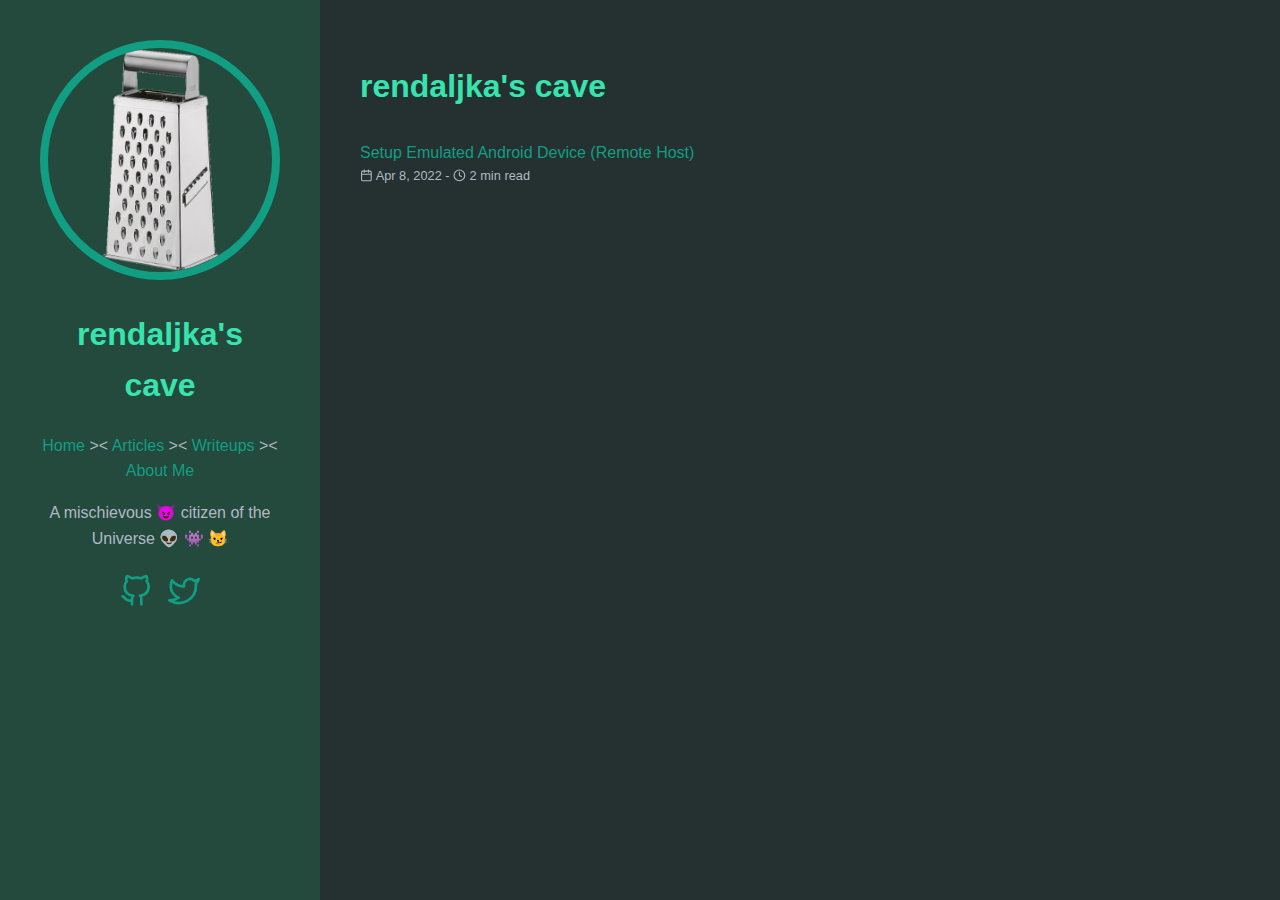
<file: index.html>
<!doctype html>
<html lang="en-us">
  <head>
    <script type="application/ld+json">
  {
      "@context" : "http://schema.org",
      "@type" : "Article",
      "mainEntityOfPage": {
          "@type": "WebPage",
          "@id": "https:\/\/rendaljka.github.io"
      },
      "articleSection" : "",
      "name" : "rendaljka\u0027s cave",
      "headline" : "rendaljka\u0027s cave",
      "description" : "",
      "inLanguage" : "en-US",
      "author" : "rendaljka",
      "creator" : "rendaljka",
      "publisher": "rendaljka",
      "accountablePerson" : "rendaljka",
      "copyrightHolder" : "rendaljka",
      "copyrightYear" : "2022",
      "datePublished": "2022-04-08 18:48:01 \u002b0200 \u002b0200",
      "dateModified" : "2022-04-08 18:48:01 \u002b0200 \u002b0200",
      "url" : "https:\/\/rendaljka.github.io\/",
      "wordCount" : "0",
      "keywords" : [ "blog","infosec","android","security","writeup","tech","reverse engineering","hardware","penetration","testing","development","blog"]
  }
</script>

    <title>rendaljka&#39;s cave</title>
    <link rel="shortcut icon" href="https://rendaljka.github.io/favicon.ico" />
    <meta charset="utf-8" />
    <meta name="generator" content="Hugo 0.96.0" />
    <meta name="viewport" content="width=device-width, initial-scale=1" />
    <meta name="author" content="rendaljka" />
    <meta name="description" content="A mischievous :smiling_imp: citizen of the Universe :alien: :space_invader: :smirk_cat:" />
    <link rel="stylesheet" href="https://rendaljka.github.io/css/main.min.baac7d3c082fe90e427c5fc390960ea736e0961df8da5347b29799f9b6bf408f.css" />
    <meta name="google-site-verification" content="TW8WGCV6Rl6etxJO6jbE7w66k5dLkgNippUKVA5xIok" />
    
    
    
      
<script type="application/javascript">
var doNotTrack = false;
if (!doNotTrack) {
	window.ga=window.ga||function(){(ga.q=ga.q||[]).push(arguments)};ga.l=+new Date;
	ga('create', 'G-RCNYWGB9DM', 'auto');
	
	ga('send', 'pageview');
}
</script>
<script async src='https://www.google-analytics.com/analytics.js'></script>

    
  </head>
  <body>
    <header class="app-header">
      <a href="https://rendaljka.github.io"><img class="app-header-avatar" src="https://rendaljka.github.io/images/avatar.png" alt="rendaljka" /></a>
      <h1>rendaljka&#39;s cave</h1>
      <nav class="app-header-menu">
          <a class="app-header-menu-item" href="https://rendaljka.github.io/">Home</a>
            ><
          
          <a class="app-header-menu-item" href="https://rendaljka.github.io/articles/">Articles</a>
            ><
          
          <a class="app-header-menu-item" href="https://rendaljka.github.io/writeups/">Writeups</a>
            ><
          
          <a class="app-header-menu-item" href="https://rendaljka.github.io/aboutme">About Me</a>
      </nav>
      <p>A mischievous 😈 citizen of the Universe 👽 👾 😼</p>
      <div class="app-header-social">
        
          <a href="https://github.com/rendaljka" target="_blank" rel="noreferrer noopener">
            <svg xmlns="http://www.w3.org/2000/svg" width="24" height="24" viewBox="0 0 24 24" fill="none" stroke="currentColor" stroke-width="2" stroke-linecap="round" stroke-linejoin="round" class="icon icon-github">
  <title>Github</title>
  <path d="M9 19c-5 1.5-5-2.5-7-3m14 6v-3.87a3.37 3.37 0 0 0-.94-2.61c3.14-.35 6.44-1.54 6.44-7A5.44 5.44 0 0 0 20 4.77 5.07 5.07 0 0 0 19.91 1S18.73.65 16 2.48a13.38 13.38 0 0 0-7 0C6.27.65 5.09 1 5.09 1A5.07 5.07 0 0 0 5 4.77a5.44 5.44 0 0 0-1.5 3.78c0 5.42 3.3 6.61 6.44 7A3.37 3.37 0 0 0 9 18.13V22"></path>
</svg>
          </a>
        
          <a href="https://twitter.com/rendaljka" target="_blank" rel="noreferrer noopener">
            <svg xmlns="http://www.w3.org/2000/svg" width="24" height="24" viewBox="0 0 24 24" fill="none" stroke="currentColor" stroke-width="2" stroke-linecap="round" stroke-linejoin="round" class="icon icon-twitter">
  <title>Twitter</title>
  <path d="M23 3a10.9 10.9 0 0 1-3.14 1.53 4.48 4.48 0 0 0-7.86 3v1A10.66 10.66 0 0 1 3 4s-4 9 5 13a11.64 11.64 0 0 1-7 2c9 5 20 0 20-11.5a4.5 4.5 0 0 0-.08-.83A7.72 7.72 0 0 0 23 3z"></path>
</svg>
          </a>
        
      </div>
    </header>
    <main class="app-container">
      
  <article>
    <h1>rendaljka&#39;s cave</h1>
    <ul class="posts-list">
      
        <li class="posts-list-item">
          <a class="posts-list-item-title" href="https://rendaljka.github.io/articles/setup-emulated-android-device/">Setup Emulated Android Device (Remote Host)</a>
          <span class="posts-list-item-description">
            <svg xmlns="http://www.w3.org/2000/svg" width="24" height="24" viewBox="0 0 24 24" fill="none" stroke="currentColor" stroke-width="2" stroke-linecap="round" stroke-linejoin="round" class="icon icon-calendar">
  <title>calendar</title>
  <rect x="3" y="4" width="18" height="18" rx="2" ry="2"></rect><line x1="16" y1="2" x2="16" y2="6"></line><line x1="8" y1="2" x2="8" y2="6"></line><line x1="3" y1="10" x2="21" y2="10"></line>
</svg>
            Apr 8, 2022
            -
            <svg xmlns="http://www.w3.org/2000/svg" width="24" height="24" viewBox="0 0 24 24" fill="none" stroke="currentColor" stroke-width="2" stroke-linecap="round" stroke-linejoin="round" class="icon icon-clock">
  <title>clock</title>
  <circle cx="12" cy="12" r="10"></circle><polyline points="12 6 12 12 16 14"></polyline>
</svg>
            2 min read
          </span>
        </li>
      
    </ul>
    



  </article>

    </main>
  </body>
</html>
</file>
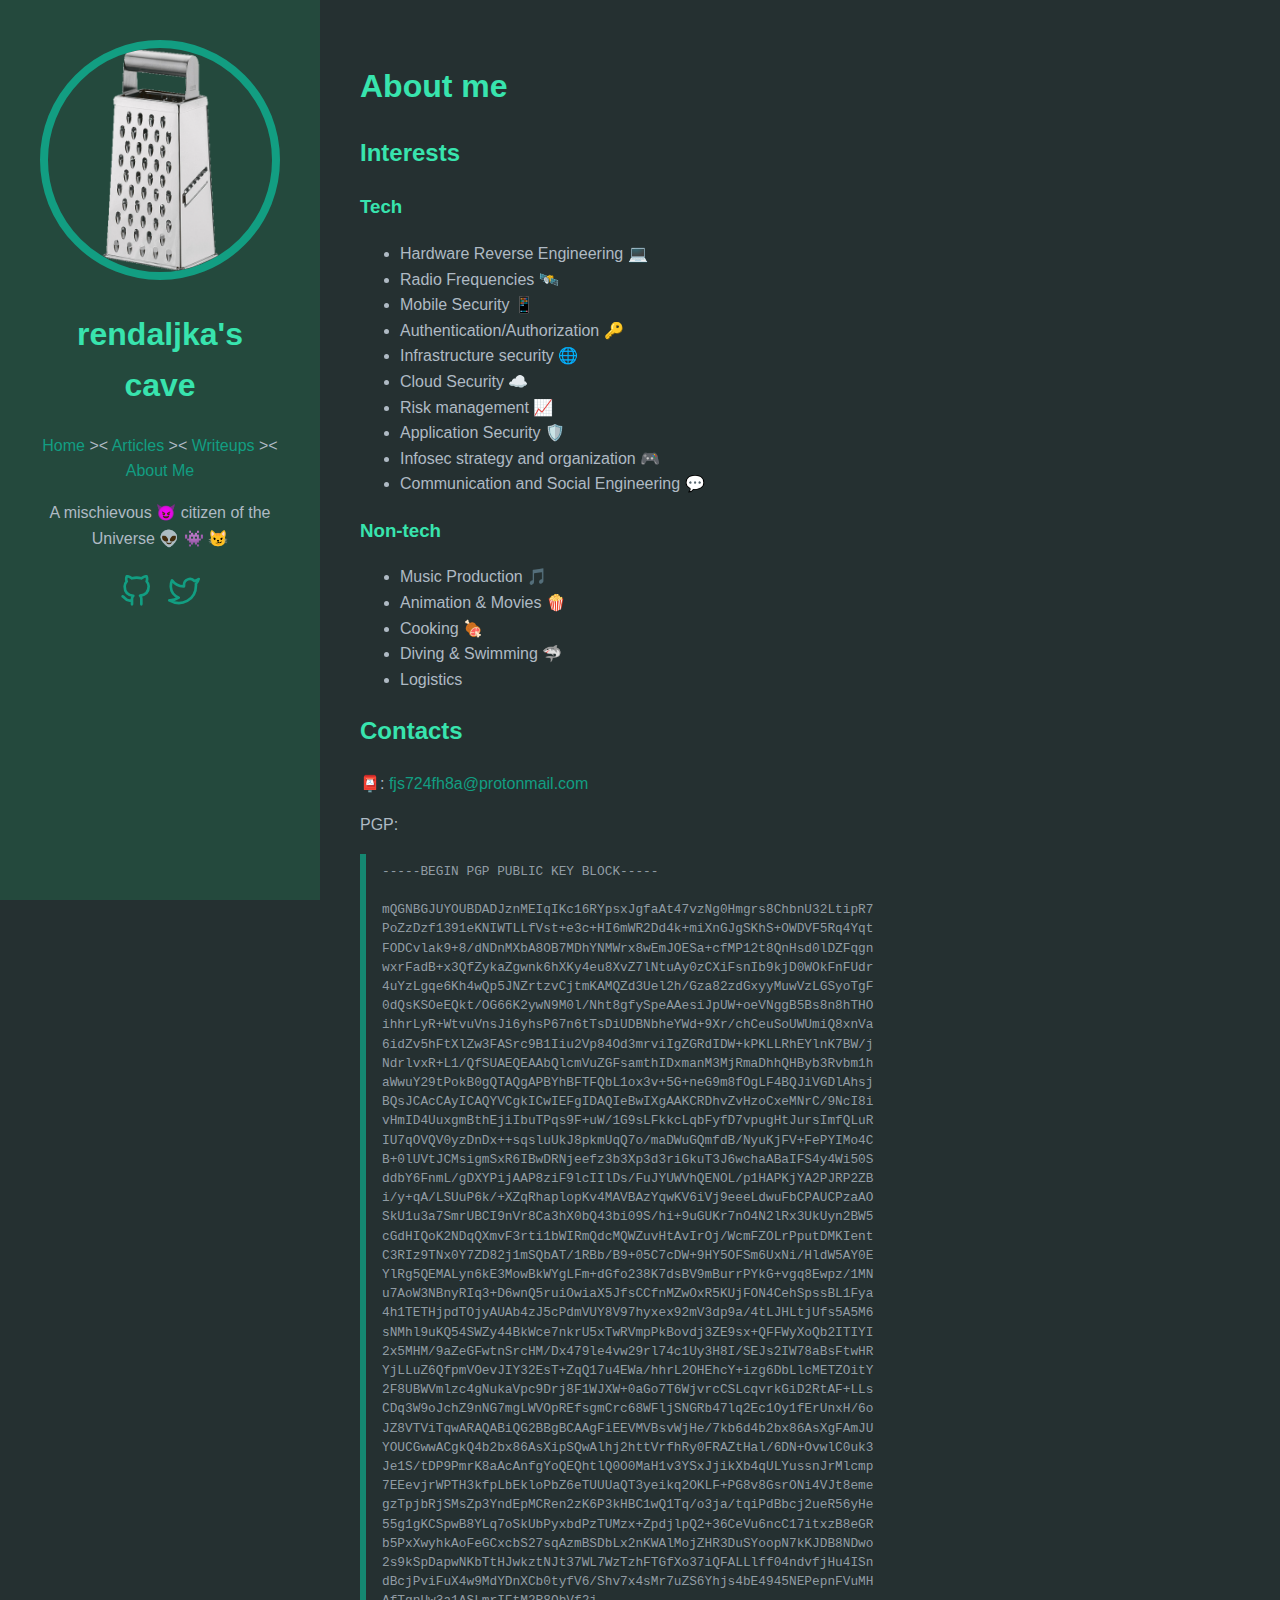
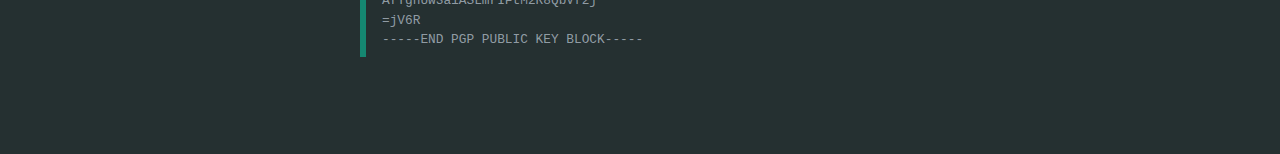
<file: aboutme/index.html>
<!doctype html>
<html lang="en-us">
  <head>
    <script type="application/ld+json">
  {
      "@context" : "http://schema.org",
      "@type" : "Article",
      "mainEntityOfPage": {
          "@type": "WebPage",
          "@id": "https:\/\/rendaljka.github.io"
      },
      "articleSection" : "",
      "name" : "About me",
      "headline" : "About me",
      "description" : "Interests Tech  Hardware Reverse Engineering 💻 Radio Frequencies 🛰️ Mobile Security 📱 Authentication\/Authorization 🔑 Infrastructure security 🌐 Cloud Security ☁️ Risk management 📈 Application Security 🛡️ Infosec strategy and organization 🎮 Communication and Social Engineering 💬  Non-tech  Music Production 🎵 Animation \u0026amp; Movies 🍿 Cooking 🍖 Diving \u0026amp; Swimming 🦈 Logistics  Contacts 📮: fjs724fh8a@protonmail.com\nPGP:\n-----BEGIN PGP PUBLIC KEY BLOCK----- mQGNBGJUYOUBDADJznMEIqIKc16RYpsxJgfaAt47vzNg0Hmgrs8ChbnU32LtipR7 PoZzDzf1391eKNIWTLLfVst\u002be3c\u002bHI6mWR2Dd4k\u002bmiXnGJgSKhS\u002bOWDVF5Rq4Yqt FODCvlak9\u002b8\/dNDnMXbA8OB7MDhYNMWrx8wEmJOESa\u002bcfMP12t8QnHsd0lDZFqgn wxrFadB\u002bx3QfZykaZgwnk6hXKy4eu8XvZ7lNtuAy0zCXiFsnIb9kjD0WOkFnFUdr 4uYzLgqe6Kh4wQp5JNZrtzvCjtmKAMQZd3Uel2h\/Gza82zdGxyyMuwVzLGSyoTgF 0dQsKSOeEQkt\/OG66K2ywN9M0l\/Nht8gfySpeAAesiJpUW\u002boeVNggB5Bs8n8hTHO ihhrLyR\u002bWtvuVnsJi6yhsP67n6tTsDiUDBNbheYWd\u002b9Xr\/chCeuSoUWUmiQ8xnVa 6idZv5hFtXlZw3FASrc9B1Iiu2Vp84Od3mrviIgZGRdIDW\u002bkPKLLRhEYlnK7BW\/j NdrlvxR\u002bL1\/QfSUAEQEAAbQlcmVuZGFsamthIDxmanM3MjRmaDhhQHByb3Rvbm1h aWwuY29tPokB0gQTAQgAPBYhBFTFQbL1ox3v\u002b5G\u002bneG9m8fOgLF4BQJiVGDlAhsj BQsJCAcCAyICAQYVCgkICwIEFgIDAQIeBwIXgAAKCRDhvZvHzoCxeMNrC\/9NcI8i vHmID4UuxgmBthEjiIbuTPqs9F\u002buW\/1G9sLFkkcLqbFyfD7vpugHtJursImfQLuR IU7qOVQV0yzDnDx\u002b\u002bsqsluUkJ8pkmUqQ7o\/maDWuGQmfdB\/NyuKjFV\u002bFePYIMo4C B\u002b0lUVtJCMsigmSxR6IBwDRNjeefz3b3Xp3d3riGkuT3J6wchaABaIFS4y4Wi50S ddbY6FnmL\/gDXYPijAAP8ziF9lcIIlDs\/FuJYUWVhQENOL\/p1HAPKjYA2PJRP2ZB i\/y\u002bqA\/LSUuP6k\/\u002bXZqRhaplopKv4MAVBAzYqwKV6iVj9eeeLdwuFbCPAUCPzaAO SkU1u3a7SmrUBCI9nVr8Ca3hX0bQ43bi09S\/hi\u002b9uGUKr7nO4N2lRx3UkUyn2BW5 cGdHIQoK2NDqQXmvF3rti1bWIRmQdcMQWZuvHtAvIrOj\/WcmFZOLrPputDMKIent C3RIz9TNx0Y7ZD82j1mSQbAT\/1RBb\/B9\u002b05C7cDW\u002b9HY5OFSm6UxNi\/HldW5AY0E YlRg5QEMALyn6kE3MowBkWYgLFm\u002bdGfo238K7dsBV9mBurrPYkG\u002bvgq8Ewpz\/1MN u7AoW3NBnyRIq3\u002bD6wnQ5ruiOwiaX5JfsCCfnMZwOxR5KUjFON4CehSpssBL1Fya 4h1TETHjpdTOjyAUAb4zJ5cPdmVUY8V97hyxex92mV3dp9a\/4tLJHLtjUfs5A5M6 sNMhl9uKQ54SWZy44BkWce7nkrU5xTwRVmpPkBovdj3ZE9sx\u002bQFFWyXoQb2ITIYI 2x5MHM\/9aZeGFwtnSrcHM\/Dx479le4vw29rl74c1Uy3H8I\/SEJs2IW78aBsFtwHR YjLLuZ6QfpmVOevJIY32EsT\u002bZqQ17u4EWa\/hhrL2OHEhcY\u002bizg6DbLlcMETZOitY 2F8UBWVmlzc4gNukaVpc9Drj8F1WJXW\u002b0aGo7T6WjvrcCSLcqvrkGiD2RtAF\u002bLLs CDq3W9oJchZ9nNG7mgLWVOpREfsgmCrc68WFljSNGRb47lq2Ec1Oy1fErUnxH\/6o JZ8VTViTqwARAQABiQG2BBgBCAAgFiEEVMVBsvWjHe\/7kb6d4b2bx86AsXgFAmJU YOUCGwwACgkQ4b2bx86AsXipSQwAlhj2httVrfhRy0FRAZtHal\/6DN\u002bOvwlC0uk3 Je1S\/tDP9PmrK8aAcAnfgYoQEQhtlQ0O0MaH1v3YSxJjikXb4qULYussnJrMlcmp 7EEevjrWPTH3kfpLbEkloPbZ6eTUUUaQT3yeikq2OKLF\u002bPG8v8GsrONi4VJt8eme gzTpjbRjSMsZp3YndEpMCRen2zK6P3kHBC1wQ1Tq\/o3ja\/tqiPdBbcj2ueR56yHe 55g1gKCSpwB8YLq7oSkUbPyxbdPzTUMzx\u002bZpdjlpQ2\u002b36CeVu6ncC17itxzB8eGR b5PxXwyhkAoFeGCxcbS27sqAzmBSDbLx2nKWAlMojZHR3DuSYoopN7kKJDB8NDwo 2s9kSpDapwNKbTtHJwkztNJt37WL7WzTzhFTGfXo37iQFALLlff04ndvfjHu4ISn dBcjPviFuX4w9MdYDnXCb0tyfV6\/Shv7x4sMr7uZS6Yhjs4bE4945NEPepnFVuMH AfTgnUw3a1ASLmrIFtM2R8QbVf2j =jV6R -----END PGP PUBLIC KEY BLOCK----- ",
      "inLanguage" : "en-US",
      "author" : "rendaljka",
      "creator" : "rendaljka",
      "publisher": "rendaljka",
      "accountablePerson" : "rendaljka",
      "copyrightHolder" : "rendaljka",
      "copyrightYear" : "2022",
      "datePublished": "2022-04-11 18:48:01 \u002b0200 \u002b0200",
      "dateModified" : "2022-04-11 18:48:01 \u002b0200 \u002b0200",
      "url" : "https:\/\/rendaljka.github.io\/aboutme\/",
      "wordCount" : "103",
      "keywords" : [ "blog","infosec","android","security","writeup","tech","reverse engineering","hardware","penetration","testing","development","blog"]
  }
</script>

    <title>About me // rendaljka&#39;s cave</title>
    <link rel="shortcut icon" href="https://rendaljka.github.io/favicon.ico" />
    <meta charset="utf-8" />
    <meta name="generator" content="Hugo 0.96.0" />
    <meta name="viewport" content="width=device-width, initial-scale=1" />
    <meta name="author" content="rendaljka" />
    <meta name="description" content="" />
    <link rel="stylesheet" href="https://rendaljka.github.io/css/main.min.baac7d3c082fe90e427c5fc390960ea736e0961df8da5347b29799f9b6bf408f.css" />
    <meta name="google-site-verification" content="TW8WGCV6Rl6etxJO6jbE7w66k5dLkgNippUKVA5xIok" />
    
    
    
      
<script type="application/javascript">
var doNotTrack = false;
if (!doNotTrack) {
	window.ga=window.ga||function(){(ga.q=ga.q||[]).push(arguments)};ga.l=+new Date;
	ga('create', 'G-RCNYWGB9DM', 'auto');
	
	ga('send', 'pageview');
}
</script>
<script async src='https://www.google-analytics.com/analytics.js'></script>

    
  </head>
  <body>
    <header class="app-header">
      <a href="https://rendaljka.github.io"><img class="app-header-avatar" src="https://rendaljka.github.io/images/avatar.png" alt="rendaljka" /></a>
      <h1>rendaljka&#39;s cave</h1>
      <nav class="app-header-menu">
          <a class="app-header-menu-item" href="https://rendaljka.github.io/">Home</a>
            ><
          
          <a class="app-header-menu-item" href="https://rendaljka.github.io/articles/">Articles</a>
            ><
          
          <a class="app-header-menu-item" href="https://rendaljka.github.io/writeups/">Writeups</a>
            ><
          
          <a class="app-header-menu-item" href="https://rendaljka.github.io/aboutme">About Me</a>
      </nav>
      <p>A mischievous 😈 citizen of the Universe 👽 👾 😼</p>
      <div class="app-header-social">
        
          <a href="https://github.com/rendaljka" target="_blank" rel="noreferrer noopener">
            <svg xmlns="http://www.w3.org/2000/svg" width="24" height="24" viewBox="0 0 24 24" fill="none" stroke="currentColor" stroke-width="2" stroke-linecap="round" stroke-linejoin="round" class="icon icon-github">
  <title>Github</title>
  <path d="M9 19c-5 1.5-5-2.5-7-3m14 6v-3.87a3.37 3.37 0 0 0-.94-2.61c3.14-.35 6.44-1.54 6.44-7A5.44 5.44 0 0 0 20 4.77 5.07 5.07 0 0 0 19.91 1S18.73.65 16 2.48a13.38 13.38 0 0 0-7 0C6.27.65 5.09 1 5.09 1A5.07 5.07 0 0 0 5 4.77a5.44 5.44 0 0 0-1.5 3.78c0 5.42 3.3 6.61 6.44 7A3.37 3.37 0 0 0 9 18.13V22"></path>
</svg>
          </a>
        
          <a href="https://twitter.com/rendaljka" target="_blank" rel="noreferrer noopener">
            <svg xmlns="http://www.w3.org/2000/svg" width="24" height="24" viewBox="0 0 24 24" fill="none" stroke="currentColor" stroke-width="2" stroke-linecap="round" stroke-linejoin="round" class="icon icon-twitter">
  <title>Twitter</title>
  <path d="M23 3a10.9 10.9 0 0 1-3.14 1.53 4.48 4.48 0 0 0-7.86 3v1A10.66 10.66 0 0 1 3 4s-4 9 5 13a11.64 11.64 0 0 1-7 2c9 5 20 0 20-11.5a4.5 4.5 0 0 0-.08-.83A7.72 7.72 0 0 0 23 3z"></path>
</svg>
          </a>
        
      </div>
    </header>
    <main class="app-container">
      
  <article class="post">
    <header class="post-header">
      <h1 class ="post-title">About me</h1>
    </header>
    <div class="post-content">
      <h2 id="interests">Interests</h2>
<h3 id="tech">Tech</h3>
<ul>
<li>Hardware Reverse Engineering 💻</li>
<li>Radio Frequencies 🛰️</li>
<li>Mobile Security 📱</li>
<li>Authentication/Authorization 🔑</li>
<li>Infrastructure security 🌐</li>
<li>Cloud Security ☁️</li>
<li>Risk management 📈</li>
<li>Application Security 🛡️</li>
<li>Infosec strategy and organization 🎮</li>
<li>Communication and Social Engineering 💬</li>
</ul>
<h3 id="non-tech">Non-tech</h3>
<ul>
<li>Music Production 🎵</li>
<li>Animation &amp; Movies 🍿</li>
<li>Cooking 🍖</li>
<li>Diving &amp; Swimming 🦈</li>
<li>Logistics</li>
</ul>
<h2 id="contacts">Contacts</h2>
<p>📮: <a href="mailto:fjs724fh8a@protonmail.com">fjs724fh8a@protonmail.com</a></p>
<p>PGP:</p>
<pre tabindex="0"><code class="language-pgp" data-lang="pgp">-----BEGIN PGP PUBLIC KEY BLOCK-----

mQGNBGJUYOUBDADJznMEIqIKc16RYpsxJgfaAt47vzNg0Hmgrs8ChbnU32LtipR7
PoZzDzf1391eKNIWTLLfVst+e3c+HI6mWR2Dd4k+miXnGJgSKhS+OWDVF5Rq4Yqt
FODCvlak9+8/dNDnMXbA8OB7MDhYNMWrx8wEmJOESa+cfMP12t8QnHsd0lDZFqgn
wxrFadB+x3QfZykaZgwnk6hXKy4eu8XvZ7lNtuAy0zCXiFsnIb9kjD0WOkFnFUdr
4uYzLgqe6Kh4wQp5JNZrtzvCjtmKAMQZd3Uel2h/Gza82zdGxyyMuwVzLGSyoTgF
0dQsKSOeEQkt/OG66K2ywN9M0l/Nht8gfySpeAAesiJpUW+oeVNggB5Bs8n8hTHO
ihhrLyR+WtvuVnsJi6yhsP67n6tTsDiUDBNbheYWd+9Xr/chCeuSoUWUmiQ8xnVa
6idZv5hFtXlZw3FASrc9B1Iiu2Vp84Od3mrviIgZGRdIDW+kPKLLRhEYlnK7BW/j
NdrlvxR+L1/QfSUAEQEAAbQlcmVuZGFsamthIDxmanM3MjRmaDhhQHByb3Rvbm1h
aWwuY29tPokB0gQTAQgAPBYhBFTFQbL1ox3v+5G+neG9m8fOgLF4BQJiVGDlAhsj
BQsJCAcCAyICAQYVCgkICwIEFgIDAQIeBwIXgAAKCRDhvZvHzoCxeMNrC/9NcI8i
vHmID4UuxgmBthEjiIbuTPqs9F+uW/1G9sLFkkcLqbFyfD7vpugHtJursImfQLuR
IU7qOVQV0yzDnDx++sqsluUkJ8pkmUqQ7o/maDWuGQmfdB/NyuKjFV+FePYIMo4C
B+0lUVtJCMsigmSxR6IBwDRNjeefz3b3Xp3d3riGkuT3J6wchaABaIFS4y4Wi50S
ddbY6FnmL/gDXYPijAAP8ziF9lcIIlDs/FuJYUWVhQENOL/p1HAPKjYA2PJRP2ZB
i/y+qA/LSUuP6k/+XZqRhaplopKv4MAVBAzYqwKV6iVj9eeeLdwuFbCPAUCPzaAO
SkU1u3a7SmrUBCI9nVr8Ca3hX0bQ43bi09S/hi+9uGUKr7nO4N2lRx3UkUyn2BW5
cGdHIQoK2NDqQXmvF3rti1bWIRmQdcMQWZuvHtAvIrOj/WcmFZOLrPputDMKIent
C3RIz9TNx0Y7ZD82j1mSQbAT/1RBb/B9+05C7cDW+9HY5OFSm6UxNi/HldW5AY0E
YlRg5QEMALyn6kE3MowBkWYgLFm+dGfo238K7dsBV9mBurrPYkG+vgq8Ewpz/1MN
u7AoW3NBnyRIq3+D6wnQ5ruiOwiaX5JfsCCfnMZwOxR5KUjFON4CehSpssBL1Fya
4h1TETHjpdTOjyAUAb4zJ5cPdmVUY8V97hyxex92mV3dp9a/4tLJHLtjUfs5A5M6
sNMhl9uKQ54SWZy44BkWce7nkrU5xTwRVmpPkBovdj3ZE9sx+QFFWyXoQb2ITIYI
2x5MHM/9aZeGFwtnSrcHM/Dx479le4vw29rl74c1Uy3H8I/SEJs2IW78aBsFtwHR
YjLLuZ6QfpmVOevJIY32EsT+ZqQ17u4EWa/hhrL2OHEhcY+izg6DbLlcMETZOitY
2F8UBWVmlzc4gNukaVpc9Drj8F1WJXW+0aGo7T6WjvrcCSLcqvrkGiD2RtAF+LLs
CDq3W9oJchZ9nNG7mgLWVOpREfsgmCrc68WFljSNGRb47lq2Ec1Oy1fErUnxH/6o
JZ8VTViTqwARAQABiQG2BBgBCAAgFiEEVMVBsvWjHe/7kb6d4b2bx86AsXgFAmJU
YOUCGwwACgkQ4b2bx86AsXipSQwAlhj2httVrfhRy0FRAZtHal/6DN+OvwlC0uk3
Je1S/tDP9PmrK8aAcAnfgYoQEQhtlQ0O0MaH1v3YSxJjikXb4qULYussnJrMlcmp
7EEevjrWPTH3kfpLbEkloPbZ6eTUUUaQT3yeikq2OKLF+PG8v8GsrONi4VJt8eme
gzTpjbRjSMsZp3YndEpMCRen2zK6P3kHBC1wQ1Tq/o3ja/tqiPdBbcj2ueR56yHe
55g1gKCSpwB8YLq7oSkUbPyxbdPzTUMzx+ZpdjlpQ2+36CeVu6ncC17itxzB8eGR
b5PxXwyhkAoFeGCxcbS27sqAzmBSDbLx2nKWAlMojZHR3DuSYoopN7kKJDB8NDwo
2s9kSpDapwNKbTtHJwkztNJt37WL7WzTzhFTGfXo37iQFALLlff04ndvfjHu4ISn
dBcjPviFuX4w9MdYDnXCb0tyfV6/Shv7x4sMr7uZS6Yhjs4bE4945NEPepnFVuMH
AfTgnUw3a1ASLmrIFtM2R8QbVf2j
=jV6R
-----END PGP PUBLIC KEY BLOCK-----
</code></pre>
    </div>
    <div class="post-footer">
      
    </div>
  </article>

    </main>
  </body>
</html>
</file>
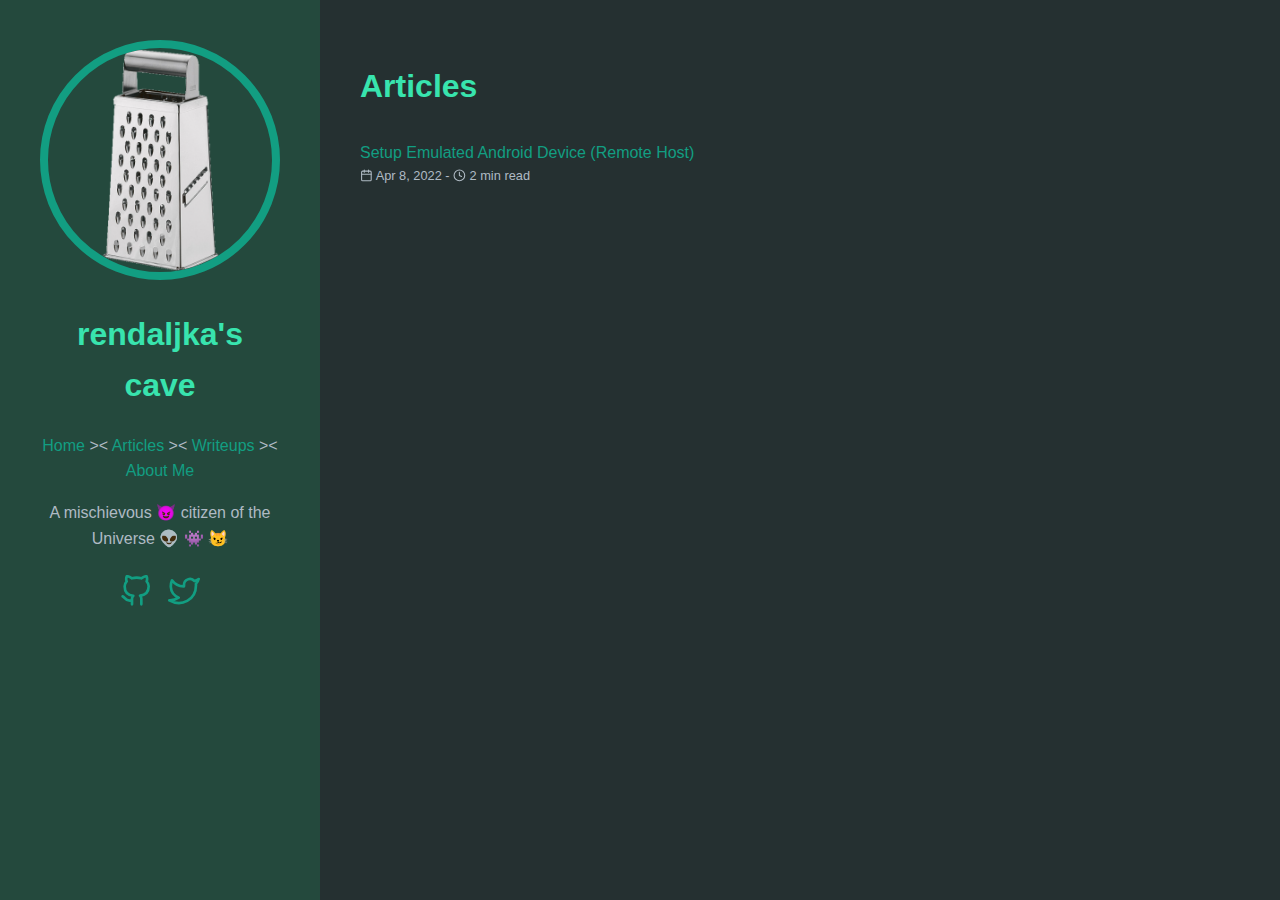
<file: articles/index.html>
<!doctype html>
<html lang="en-us">
  <head>
    <script type="application/ld+json">
  {
      "@context" : "http://schema.org",
      "@type" : "Article",
      "mainEntityOfPage": {
          "@type": "WebPage",
          "@id": "https:\/\/rendaljka.github.io"
      },
      "articleSection" : "articles",
      "name" : "Articles",
      "headline" : "Articles",
      "description" : "",
      "inLanguage" : "en-US",
      "author" : "rendaljka",
      "creator" : "rendaljka",
      "publisher": "rendaljka",
      "accountablePerson" : "rendaljka",
      "copyrightHolder" : "rendaljka",
      "copyrightYear" : "2022",
      "datePublished": "2022-04-08 18:48:01 \u002b0200 \u002b0200",
      "dateModified" : "2022-04-08 18:48:01 \u002b0200 \u002b0200",
      "url" : "https:\/\/rendaljka.github.io\/articles\/",
      "wordCount" : "0",
      "keywords" : [ "blog","infosec","android","security","writeup","tech","reverse engineering","hardware","penetration","testing","development","blog"]
  }
</script>

    <title>Articles // rendaljka&#39;s cave</title>
    <link rel="shortcut icon" href="https://rendaljka.github.io/favicon.ico" />
    <meta charset="utf-8" />
    <meta name="generator" content="Hugo 0.96.0" />
    <meta name="viewport" content="width=device-width, initial-scale=1" />
    <meta name="author" content="rendaljka" />
    <meta name="description" content="" />
    <link rel="stylesheet" href="https://rendaljka.github.io/css/main.min.baac7d3c082fe90e427c5fc390960ea736e0961df8da5347b29799f9b6bf408f.css" />
    <meta name="google-site-verification" content="TW8WGCV6Rl6etxJO6jbE7w66k5dLkgNippUKVA5xIok" />
    
    
    
      
<script type="application/javascript">
var doNotTrack = false;
if (!doNotTrack) {
	window.ga=window.ga||function(){(ga.q=ga.q||[]).push(arguments)};ga.l=+new Date;
	ga('create', 'G-RCNYWGB9DM', 'auto');
	
	ga('send', 'pageview');
}
</script>
<script async src='https://www.google-analytics.com/analytics.js'></script>

    
  </head>
  <body>
    <header class="app-header">
      <a href="https://rendaljka.github.io"><img class="app-header-avatar" src="https://rendaljka.github.io/images/avatar.png" alt="rendaljka" /></a>
      <h1>rendaljka&#39;s cave</h1>
      <nav class="app-header-menu">
          <a class="app-header-menu-item" href="https://rendaljka.github.io/">Home</a>
            ><
          
          <a class="app-header-menu-item" href="https://rendaljka.github.io/articles/">Articles</a>
            ><
          
          <a class="app-header-menu-item" href="https://rendaljka.github.io/writeups/">Writeups</a>
            ><
          
          <a class="app-header-menu-item" href="https://rendaljka.github.io/aboutme">About Me</a>
      </nav>
      <p>A mischievous 😈 citizen of the Universe 👽 👾 😼</p>
      <div class="app-header-social">
        
          <a href="https://github.com/rendaljka" target="_blank" rel="noreferrer noopener">
            <svg xmlns="http://www.w3.org/2000/svg" width="24" height="24" viewBox="0 0 24 24" fill="none" stroke="currentColor" stroke-width="2" stroke-linecap="round" stroke-linejoin="round" class="icon icon-github">
  <title>Github</title>
  <path d="M9 19c-5 1.5-5-2.5-7-3m14 6v-3.87a3.37 3.37 0 0 0-.94-2.61c3.14-.35 6.44-1.54 6.44-7A5.44 5.44 0 0 0 20 4.77 5.07 5.07 0 0 0 19.91 1S18.73.65 16 2.48a13.38 13.38 0 0 0-7 0C6.27.65 5.09 1 5.09 1A5.07 5.07 0 0 0 5 4.77a5.44 5.44 0 0 0-1.5 3.78c0 5.42 3.3 6.61 6.44 7A3.37 3.37 0 0 0 9 18.13V22"></path>
</svg>
          </a>
        
          <a href="https://twitter.com/rendaljka" target="_blank" rel="noreferrer noopener">
            <svg xmlns="http://www.w3.org/2000/svg" width="24" height="24" viewBox="0 0 24 24" fill="none" stroke="currentColor" stroke-width="2" stroke-linecap="round" stroke-linejoin="round" class="icon icon-twitter">
  <title>Twitter</title>
  <path d="M23 3a10.9 10.9 0 0 1-3.14 1.53 4.48 4.48 0 0 0-7.86 3v1A10.66 10.66 0 0 1 3 4s-4 9 5 13a11.64 11.64 0 0 1-7 2c9 5 20 0 20-11.5a4.5 4.5 0 0 0-.08-.83A7.72 7.72 0 0 0 23 3z"></path>
</svg>
          </a>
        
      </div>
    </header>
    <main class="app-container">
      
  <article>
    <h1>Articles</h1>
    <ul class="posts-list">
      
        <li class="posts-list-item">
          <a class="posts-list-item-title" href="https://rendaljka.github.io/articles/setup-emulated-android-device/">Setup Emulated Android Device (Remote Host)</a>
          <span class="posts-list-item-description">
            <svg xmlns="http://www.w3.org/2000/svg" width="24" height="24" viewBox="0 0 24 24" fill="none" stroke="currentColor" stroke-width="2" stroke-linecap="round" stroke-linejoin="round" class="icon icon-calendar">
  <title>calendar</title>
  <rect x="3" y="4" width="18" height="18" rx="2" ry="2"></rect><line x1="16" y1="2" x2="16" y2="6"></line><line x1="8" y1="2" x2="8" y2="6"></line><line x1="3" y1="10" x2="21" y2="10"></line>
</svg>
            Apr 8, 2022
            -
            <svg xmlns="http://www.w3.org/2000/svg" width="24" height="24" viewBox="0 0 24 24" fill="none" stroke="currentColor" stroke-width="2" stroke-linecap="round" stroke-linejoin="round" class="icon icon-clock">
  <title>clock</title>
  <circle cx="12" cy="12" r="10"></circle><polyline points="12 6 12 12 16 14"></polyline>
</svg>
            2 min read
          </span>
        </li>
      
    </ul>
    



  </article>

    </main>
  </body>
</html>
</file>
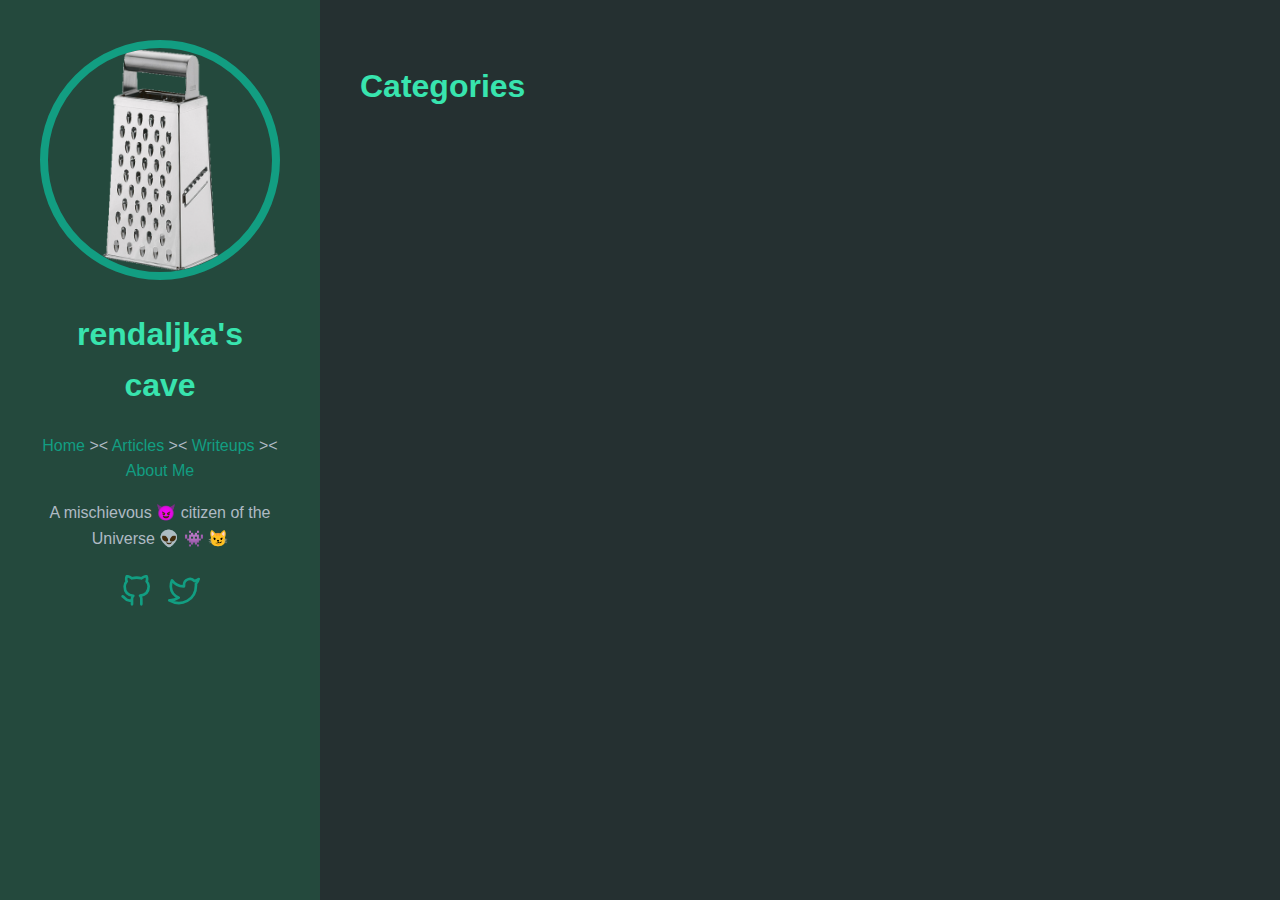
<file: categories/index.html>
<!doctype html>
<html lang="en-us">
  <head>
    <script type="application/ld+json">
  {
      "@context" : "http://schema.org",
      "@type" : "Article",
      "mainEntityOfPage": {
          "@type": "WebPage",
          "@id": "https:\/\/rendaljka.github.io"
      },
      "articleSection" : "categories",
      "name" : "Categories",
      "headline" : "Categories",
      "description" : "",
      "inLanguage" : "en-US",
      "author" : "rendaljka",
      "creator" : "rendaljka",
      "publisher": "rendaljka",
      "accountablePerson" : "rendaljka",
      "copyrightHolder" : "rendaljka",
      "copyrightYear" : "0001",
      "datePublished": "0001-01-01 00:00:00 \u002b0000 UTC",
      "dateModified" : "0001-01-01 00:00:00 \u002b0000 UTC",
      "url" : "https:\/\/rendaljka.github.io\/categories\/",
      "wordCount" : "0",
      "keywords" : [ "blog","infosec","android","security","writeup","tech","reverse engineering","hardware","penetration","testing","development","blog"]
  }
</script>

    <title>Categories // rendaljka&#39;s cave</title>
    <link rel="shortcut icon" href="https://rendaljka.github.io/favicon.ico" />
    <meta charset="utf-8" />
    <meta name="generator" content="Hugo 0.96.0" />
    <meta name="viewport" content="width=device-width, initial-scale=1" />
    <meta name="author" content="rendaljka" />
    <meta name="description" content="" />
    <link rel="stylesheet" href="https://rendaljka.github.io/css/main.min.baac7d3c082fe90e427c5fc390960ea736e0961df8da5347b29799f9b6bf408f.css" />
    <meta name="google-site-verification" content="TW8WGCV6Rl6etxJO6jbE7w66k5dLkgNippUKVA5xIok" />
    
    
    
      
<script type="application/javascript">
var doNotTrack = false;
if (!doNotTrack) {
	window.ga=window.ga||function(){(ga.q=ga.q||[]).push(arguments)};ga.l=+new Date;
	ga('create', 'G-RCNYWGB9DM', 'auto');
	
	ga('send', 'pageview');
}
</script>
<script async src='https://www.google-analytics.com/analytics.js'></script>

    
  </head>
  <body>
    <header class="app-header">
      <a href="https://rendaljka.github.io"><img class="app-header-avatar" src="https://rendaljka.github.io/images/avatar.png" alt="rendaljka" /></a>
      <h1>rendaljka&#39;s cave</h1>
      <nav class="app-header-menu">
          <a class="app-header-menu-item" href="https://rendaljka.github.io/">Home</a>
            ><
          
          <a class="app-header-menu-item" href="https://rendaljka.github.io/articles/">Articles</a>
            ><
          
          <a class="app-header-menu-item" href="https://rendaljka.github.io/writeups/">Writeups</a>
            ><
          
          <a class="app-header-menu-item" href="https://rendaljka.github.io/aboutme">About Me</a>
      </nav>
      <p>A mischievous 😈 citizen of the Universe 👽 👾 😼</p>
      <div class="app-header-social">
        
          <a href="https://github.com/rendaljka" target="_blank" rel="noreferrer noopener">
            <svg xmlns="http://www.w3.org/2000/svg" width="24" height="24" viewBox="0 0 24 24" fill="none" stroke="currentColor" stroke-width="2" stroke-linecap="round" stroke-linejoin="round" class="icon icon-github">
  <title>Github</title>
  <path d="M9 19c-5 1.5-5-2.5-7-3m14 6v-3.87a3.37 3.37 0 0 0-.94-2.61c3.14-.35 6.44-1.54 6.44-7A5.44 5.44 0 0 0 20 4.77 5.07 5.07 0 0 0 19.91 1S18.73.65 16 2.48a13.38 13.38 0 0 0-7 0C6.27.65 5.09 1 5.09 1A5.07 5.07 0 0 0 5 4.77a5.44 5.44 0 0 0-1.5 3.78c0 5.42 3.3 6.61 6.44 7A3.37 3.37 0 0 0 9 18.13V22"></path>
</svg>
          </a>
        
          <a href="https://twitter.com/rendaljka" target="_blank" rel="noreferrer noopener">
            <svg xmlns="http://www.w3.org/2000/svg" width="24" height="24" viewBox="0 0 24 24" fill="none" stroke="currentColor" stroke-width="2" stroke-linecap="round" stroke-linejoin="round" class="icon icon-twitter">
  <title>Twitter</title>
  <path d="M23 3a10.9 10.9 0 0 1-3.14 1.53 4.48 4.48 0 0 0-7.86 3v1A10.66 10.66 0 0 1 3 4s-4 9 5 13a11.64 11.64 0 0 1-7 2c9 5 20 0 20-11.5a4.5 4.5 0 0 0-.08-.83A7.72 7.72 0 0 0 23 3z"></path>
</svg>
          </a>
        
      </div>
    </header>
    <main class="app-container">
      
  <article>
    <h1>Categories</h1>
    <ul class="tags-list">
      
    </ul>
  </article>

    </main>
  </body>
</html>
</file>
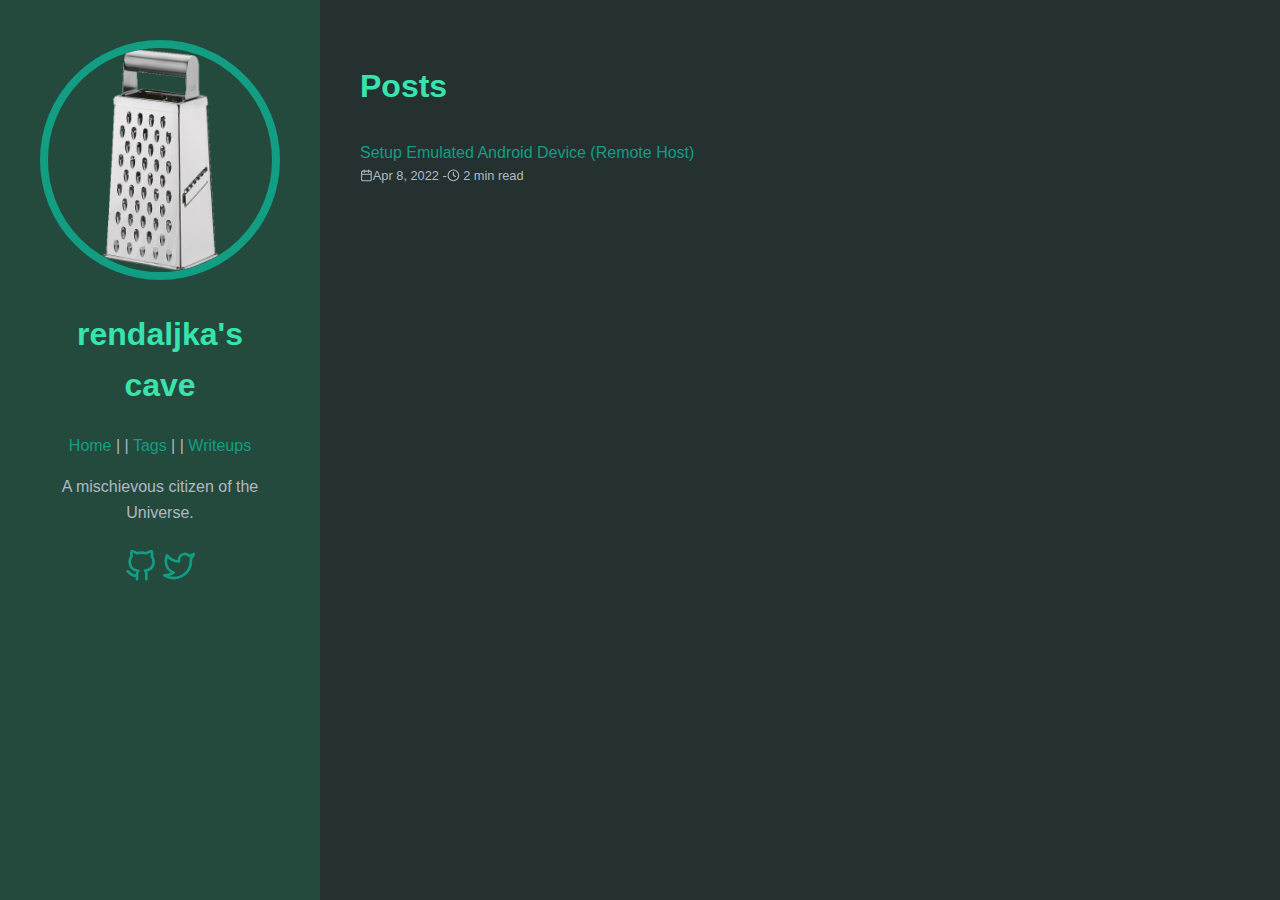
<file: posts/index.html>
<!doctype html><html lang=en-us><head><script type=application/ld+json>{"@context":"http://schema.org","@type":"Article","mainEntityOfPage":{"@type":"WebPage","@id":"https:\/\/rendaljka.github.io"},"articleSection":"posts","name":"Posts","headline":"Posts","description":"","inLanguage":"en-US","author":"rendaljka","creator":"rendaljka","publisher":"rendaljka","accountablePerson":"rendaljka","copyrightHolder":"rendaljka","copyrightYear":"2022","datePublished":"2022-04-08 18:48:01 \u002b0200 \u002b0200","dateModified":"2022-04-08 18:48:01 \u002b0200 \u002b0200","url":"https:\/\/rendaljka.github.io\/posts\/","wordCount":"0","keywords":[]}</script><title>Posts // rendaljka's cave</title><link rel="shortcut icon" href=https://rendaljka.github.io/favicon.ico><meta charset=utf-8><meta name=generator content="Hugo 0.96.0"><meta name=viewport content="width=device-width,initial-scale=1"><meta name=author content="rendaljka"><meta name=description content><link rel=stylesheet href=https://rendaljka.github.io/css/main.min.baac7d3c082fe90e427c5fc390960ea736e0961df8da5347b29799f9b6bf408f.css><meta name=twitter:card content="summary"><meta name=twitter:title content="Posts"><meta name=twitter:description content="A mischievous citizen of the Universe."><meta property="og:title" content="Posts"><meta property="og:description" content="A mischievous citizen of the Universe."><meta property="og:type" content="website"><meta property="og:url" content="https://rendaljka.github.io/posts/"></head><body><header class=app-header><a href=https://rendaljka.github.io><img class=app-header-avatar src=https://rendaljka.github.io/images/avatar.png alt=rendaljka></a><h1>rendaljka's cave</h1><nav class=app-header-menu><a class=app-header-menu-item href=https://rendaljka.github.io/>Home</a>
| |
<a class=app-header-menu-item href=https://rendaljka.github.io/tags/>Tags</a>
| |
<a class=app-header-menu-item href=https://rendaljka.github.io/writeups/>Writeups</a></nav><p>A mischievous citizen of the Universe.</p><div class=app-header-social><a href=https://github.com/rendaljka target=_blank rel="noreferrer noopener"><svg xmlns="http://www.w3.org/2000/svg" width="24" height="24" viewBox="0 0 24 24" fill="none" stroke="currentcolor" stroke-width="2" stroke-linecap="round" stroke-linejoin="round" class="icon icon-github"><title>Github</title><path d="M9 19c-5 1.5-5-2.5-7-3m14 6v-3.87a3.37 3.37.0 00-.94-2.61c3.14-.35 6.44-1.54 6.44-7A5.44 5.44.0 0020 4.77 5.07 5.07.0 0019.91 1S18.73.65 16 2.48a13.38 13.38.0 00-7 0C6.27.65 5.09 1 5.09 1A5.07 5.07.0 005 4.77 5.44 5.44.0 003.5 8.55c0 5.42 3.3 6.61 6.44 7A3.37 3.37.0 009 18.13V22"/></svg></a><a href=https://twitter.com/rendaljka target=_blank rel="noreferrer noopener"><svg xmlns="http://www.w3.org/2000/svg" width="24" height="24" viewBox="0 0 24 24" fill="none" stroke="currentcolor" stroke-width="2" stroke-linecap="round" stroke-linejoin="round" class="icon icon-twitter"><title>Twitter</title><path d="M23 3a10.9 10.9.0 01-3.14 1.53 4.48 4.48.0 00-7.86 3v1A10.66 10.66.0 013 4s-4 9 5 13a11.64 11.64.0 01-7 2c9 5 20 0 20-11.5a4.5 4.5.0 00-.08-.83A7.72 7.72.0 0023 3z"/></svg></a></div></header><main class=app-container><article><h1>Posts</h1><ul class=posts-list><li class=posts-list-item><a class=posts-list-item-title href=https://rendaljka.github.io/posts/setup-emulated-android-device/>Setup Emulated Android Device (Remote Host)</a>
<span class=posts-list-item-description><svg xmlns="http://www.w3.org/2000/svg" width="24" height="24" viewBox="0 0 24 24" fill="none" stroke="currentcolor" stroke-width="2" stroke-linecap="round" stroke-linejoin="round" class="icon icon-calendar"><title>calendar</title><rect x="3" y="4" width="18" height="18" rx="2" ry="2"/><line x1="16" y1="2" x2="16" y2="6"/><line x1="8" y1="2" x2="8" y2="6"/><line x1="3" y1="10" x2="21" y2="10"/></svg>Apr 8, 2022
-<svg xmlns="http://www.w3.org/2000/svg" width="24" height="24" viewBox="0 0 24 24" fill="none" stroke="currentcolor" stroke-width="2" stroke-linecap="round" stroke-linejoin="round" class="icon icon-clock"><title>clock</title><circle cx="12" cy="12" r="10"/><polyline points="12 6 12 12 16 14"/></svg>
2 min read</span></li></ul></article></main></body></html>
</file>
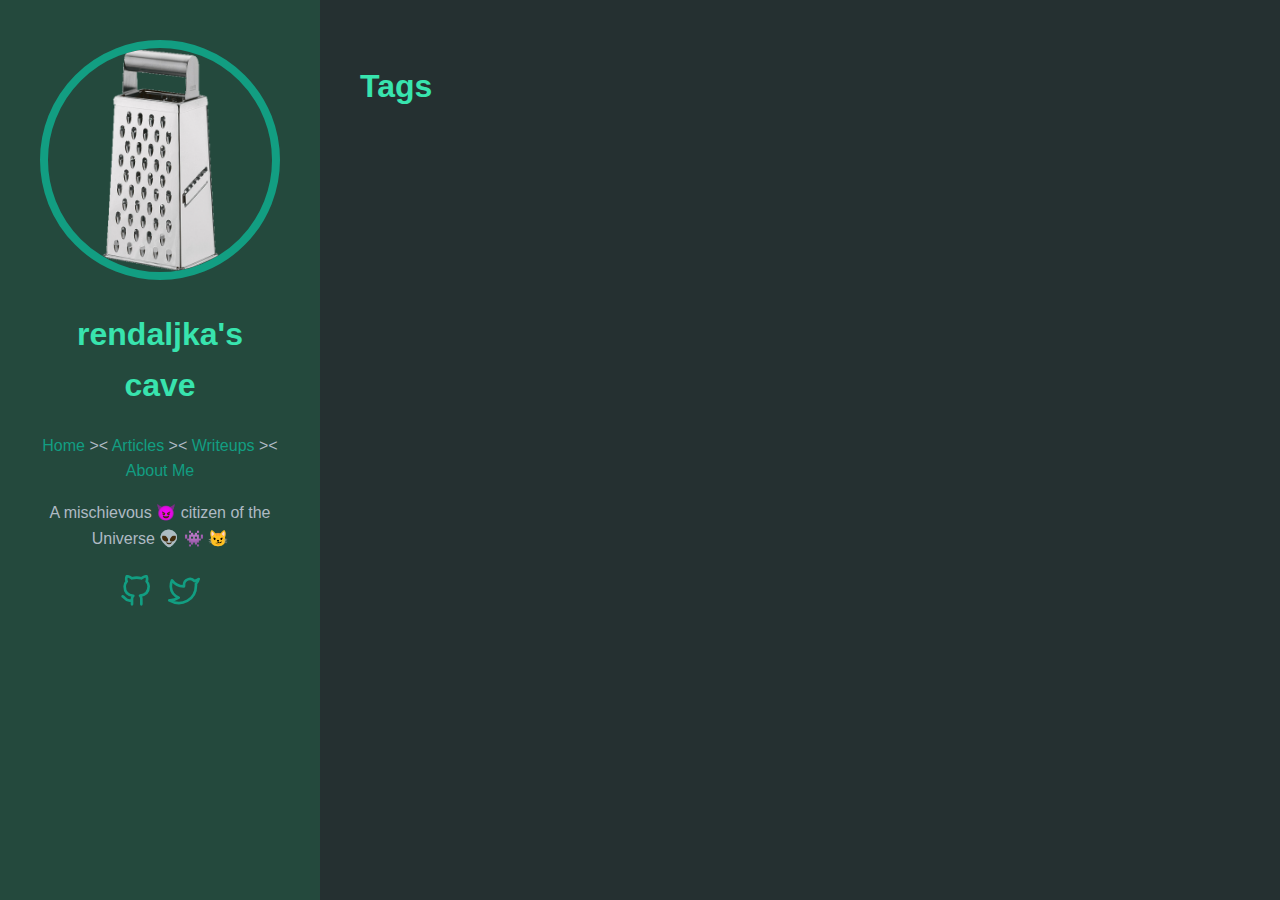
<file: tags/index.html>
<!doctype html>
<html lang="en-us">
  <head>
    <script type="application/ld+json">
  {
      "@context" : "http://schema.org",
      "@type" : "Article",
      "mainEntityOfPage": {
          "@type": "WebPage",
          "@id": "https:\/\/rendaljka.github.io"
      },
      "articleSection" : "tags",
      "name" : "Tags",
      "headline" : "Tags",
      "description" : "",
      "inLanguage" : "en-US",
      "author" : "rendaljka",
      "creator" : "rendaljka",
      "publisher": "rendaljka",
      "accountablePerson" : "rendaljka",
      "copyrightHolder" : "rendaljka",
      "copyrightYear" : "0001",
      "datePublished": "0001-01-01 00:00:00 \u002b0000 UTC",
      "dateModified" : "0001-01-01 00:00:00 \u002b0000 UTC",
      "url" : "https:\/\/rendaljka.github.io\/tags\/",
      "wordCount" : "0",
      "keywords" : [ "blog","infosec","android","security","writeup","tech","reverse engineering","hardware","penetration","testing","development","blog"]
  }
</script>

    <title>Tags // rendaljka&#39;s cave</title>
    <link rel="shortcut icon" href="https://rendaljka.github.io/favicon.ico" />
    <meta charset="utf-8" />
    <meta name="generator" content="Hugo 0.96.0" />
    <meta name="viewport" content="width=device-width, initial-scale=1" />
    <meta name="author" content="rendaljka" />
    <meta name="description" content="" />
    <link rel="stylesheet" href="https://rendaljka.github.io/css/main.min.baac7d3c082fe90e427c5fc390960ea736e0961df8da5347b29799f9b6bf408f.css" />
    <meta name="google-site-verification" content="TW8WGCV6Rl6etxJO6jbE7w66k5dLkgNippUKVA5xIok" />
    
    
    
      
<script type="application/javascript">
var doNotTrack = false;
if (!doNotTrack) {
	window.ga=window.ga||function(){(ga.q=ga.q||[]).push(arguments)};ga.l=+new Date;
	ga('create', 'G-RCNYWGB9DM', 'auto');
	
	ga('send', 'pageview');
}
</script>
<script async src='https://www.google-analytics.com/analytics.js'></script>

    
  </head>
  <body>
    <header class="app-header">
      <a href="https://rendaljka.github.io"><img class="app-header-avatar" src="https://rendaljka.github.io/images/avatar.png" alt="rendaljka" /></a>
      <h1>rendaljka&#39;s cave</h1>
      <nav class="app-header-menu">
          <a class="app-header-menu-item" href="https://rendaljka.github.io/">Home</a>
            ><
          
          <a class="app-header-menu-item" href="https://rendaljka.github.io/articles/">Articles</a>
            ><
          
          <a class="app-header-menu-item" href="https://rendaljka.github.io/writeups/">Writeups</a>
            ><
          
          <a class="app-header-menu-item" href="https://rendaljka.github.io/aboutme">About Me</a>
      </nav>
      <p>A mischievous 😈 citizen of the Universe 👽 👾 😼</p>
      <div class="app-header-social">
        
          <a href="https://github.com/rendaljka" target="_blank" rel="noreferrer noopener">
            <svg xmlns="http://www.w3.org/2000/svg" width="24" height="24" viewBox="0 0 24 24" fill="none" stroke="currentColor" stroke-width="2" stroke-linecap="round" stroke-linejoin="round" class="icon icon-github">
  <title>Github</title>
  <path d="M9 19c-5 1.5-5-2.5-7-3m14 6v-3.87a3.37 3.37 0 0 0-.94-2.61c3.14-.35 6.44-1.54 6.44-7A5.44 5.44 0 0 0 20 4.77 5.07 5.07 0 0 0 19.91 1S18.73.65 16 2.48a13.38 13.38 0 0 0-7 0C6.27.65 5.09 1 5.09 1A5.07 5.07 0 0 0 5 4.77a5.44 5.44 0 0 0-1.5 3.78c0 5.42 3.3 6.61 6.44 7A3.37 3.37 0 0 0 9 18.13V22"></path>
</svg>
          </a>
        
          <a href="https://twitter.com/rendaljka" target="_blank" rel="noreferrer noopener">
            <svg xmlns="http://www.w3.org/2000/svg" width="24" height="24" viewBox="0 0 24 24" fill="none" stroke="currentColor" stroke-width="2" stroke-linecap="round" stroke-linejoin="round" class="icon icon-twitter">
  <title>Twitter</title>
  <path d="M23 3a10.9 10.9 0 0 1-3.14 1.53 4.48 4.48 0 0 0-7.86 3v1A10.66 10.66 0 0 1 3 4s-4 9 5 13a11.64 11.64 0 0 1-7 2c9 5 20 0 20-11.5a4.5 4.5 0 0 0-.08-.83A7.72 7.72 0 0 0 23 3z"></path>
</svg>
          </a>
        
      </div>
    </header>
    <main class="app-container">
      
  <article>
    <h1>Tags</h1>
    <ul class="tags-list">
      
    </ul>
  </article>

    </main>
  </body>
</html>
</file>
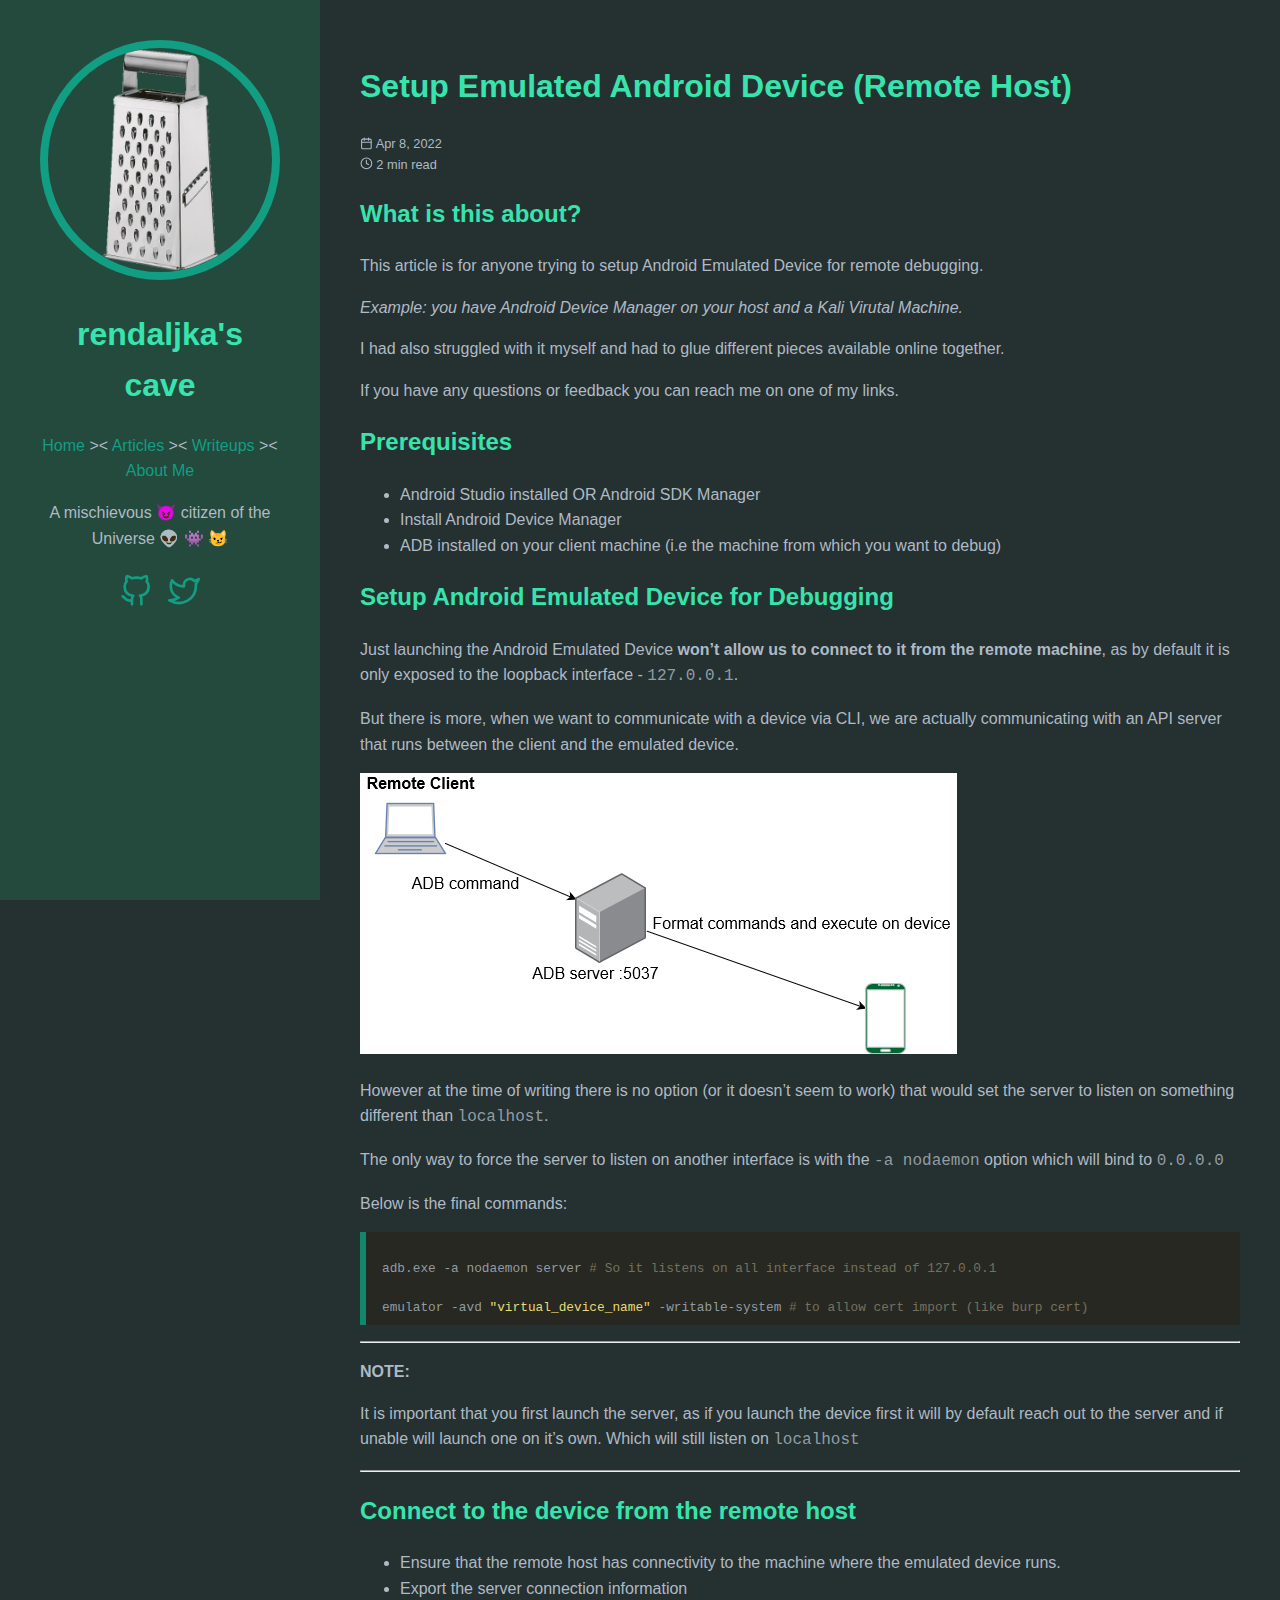
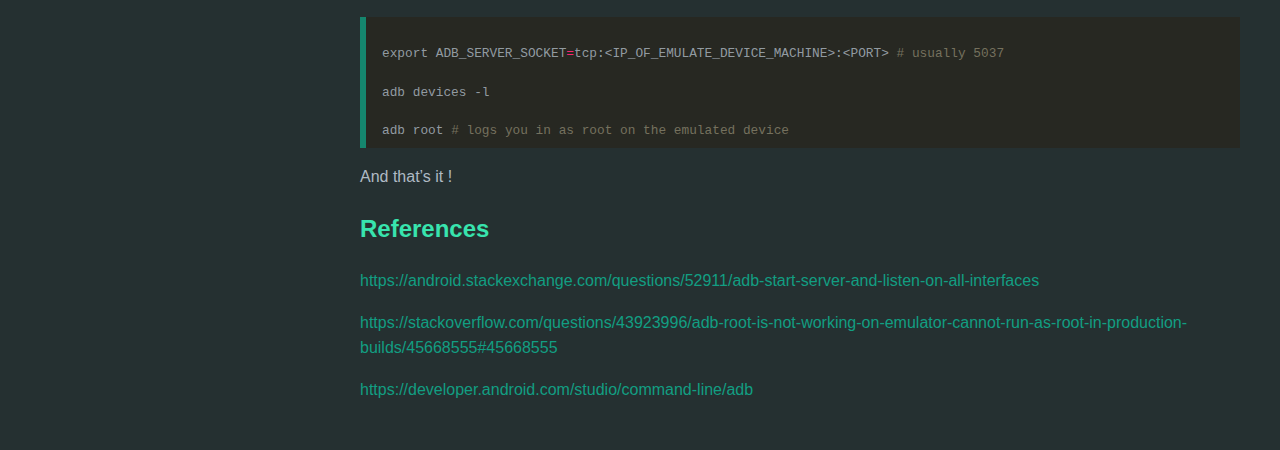
<file: articles/setup-emulated-android-device/index.html>
<!doctype html>
<html lang="en-us">
  <head>
    <script type="application/ld+json">
  {
      "@context" : "http://schema.org",
      "@type" : "Article",
      "mainEntityOfPage": {
          "@type": "WebPage",
          "@id": "https:\/\/rendaljka.github.io"
      },
      "articleSection" : "articles",
      "name" : "Setup Emulated Android Device (Remote Host)",
      "headline" : "Setup Emulated Android Device (Remote Host)",
      "description" : "What is this about? This article is for anyone trying to setup Android Emulated Device for remote debugging.\nExample: you have Android Device Manager on your host and a Kali Virutal Machine.\nI had also struggled with it myself and had to glue different pieces available online together.\nIf you have any questions or feedback you can reach me on one of my links.\nPrerequisites  Android Studio installed OR Android SDK Manager Install Android Device Manager ADB installed on your client machine (i.",
      "inLanguage" : "en-US",
      "author" : "rendaljka",
      "creator" : "rendaljka",
      "publisher": "rendaljka",
      "accountablePerson" : "rendaljka",
      "copyrightHolder" : "rendaljka",
      "copyrightYear" : "2022",
      "datePublished": "2022-04-08 18:48:01 \u002b0200 \u002b0200",
      "dateModified" : "2022-04-08 18:48:01 \u002b0200 \u002b0200",
      "url" : "https:\/\/rendaljka.github.io\/articles\/setup-emulated-android-device\/",
      "wordCount" : "337",
      "keywords" : [ "blog","infosec","android","security","writeup","tech","reverse engineering","hardware","penetration","testing","development","blog"]
  }
</script>

    <title>Setup Emulated Android Device (Remote Host) // rendaljka&#39;s cave</title>
    <link rel="shortcut icon" href="https://rendaljka.github.io/favicon.ico" />
    <meta charset="utf-8" />
    <meta name="generator" content="Hugo 0.96.0" />
    <meta name="viewport" content="width=device-width, initial-scale=1" />
    <meta name="author" content="rendaljka" />
    <meta name="description" content="" />
    <link rel="stylesheet" href="https://rendaljka.github.io/css/main.min.baac7d3c082fe90e427c5fc390960ea736e0961df8da5347b29799f9b6bf408f.css" />
    <meta name="google-site-verification" content="TW8WGCV6Rl6etxJO6jbE7w66k5dLkgNippUKVA5xIok" />
    
    
    
      
<script type="application/javascript">
var doNotTrack = false;
if (!doNotTrack) {
	window.ga=window.ga||function(){(ga.q=ga.q||[]).push(arguments)};ga.l=+new Date;
	ga('create', 'G-RCNYWGB9DM', 'auto');
	
	ga('send', 'pageview');
}
</script>
<script async src='https://www.google-analytics.com/analytics.js'></script>

    
  </head>
  <body>
    <header class="app-header">
      <a href="https://rendaljka.github.io"><img class="app-header-avatar" src="https://rendaljka.github.io/images/avatar.png" alt="rendaljka" /></a>
      <h1>rendaljka&#39;s cave</h1>
      <nav class="app-header-menu">
          <a class="app-header-menu-item" href="https://rendaljka.github.io/">Home</a>
            ><
          
          <a class="app-header-menu-item" href="https://rendaljka.github.io/articles/">Articles</a>
            ><
          
          <a class="app-header-menu-item" href="https://rendaljka.github.io/writeups/">Writeups</a>
            ><
          
          <a class="app-header-menu-item" href="https://rendaljka.github.io/aboutme">About Me</a>
      </nav>
      <p>A mischievous 😈 citizen of the Universe 👽 👾 😼</p>
      <div class="app-header-social">
        
          <a href="https://github.com/rendaljka" target="_blank" rel="noreferrer noopener">
            <svg xmlns="http://www.w3.org/2000/svg" width="24" height="24" viewBox="0 0 24 24" fill="none" stroke="currentColor" stroke-width="2" stroke-linecap="round" stroke-linejoin="round" class="icon icon-github">
  <title>Github</title>
  <path d="M9 19c-5 1.5-5-2.5-7-3m14 6v-3.87a3.37 3.37 0 0 0-.94-2.61c3.14-.35 6.44-1.54 6.44-7A5.44 5.44 0 0 0 20 4.77 5.07 5.07 0 0 0 19.91 1S18.73.65 16 2.48a13.38 13.38 0 0 0-7 0C6.27.65 5.09 1 5.09 1A5.07 5.07 0 0 0 5 4.77a5.44 5.44 0 0 0-1.5 3.78c0 5.42 3.3 6.61 6.44 7A3.37 3.37 0 0 0 9 18.13V22"></path>
</svg>
          </a>
        
          <a href="https://twitter.com/rendaljka" target="_blank" rel="noreferrer noopener">
            <svg xmlns="http://www.w3.org/2000/svg" width="24" height="24" viewBox="0 0 24 24" fill="none" stroke="currentColor" stroke-width="2" stroke-linecap="round" stroke-linejoin="round" class="icon icon-twitter">
  <title>Twitter</title>
  <path d="M23 3a10.9 10.9 0 0 1-3.14 1.53 4.48 4.48 0 0 0-7.86 3v1A10.66 10.66 0 0 1 3 4s-4 9 5 13a11.64 11.64 0 0 1-7 2c9 5 20 0 20-11.5a4.5 4.5 0 0 0-.08-.83A7.72 7.72 0 0 0 23 3z"></path>
</svg>
          </a>
        
      </div>
    </header>
    <main class="app-container">
      
  <article class="post">
    <header class="post-header">
      <h1 class ="post-title">Setup Emulated Android Device (Remote Host)</h1>
      <div class="post-meta">
        <div>
          <svg xmlns="http://www.w3.org/2000/svg" width="24" height="24" viewBox="0 0 24 24" fill="none" stroke="currentColor" stroke-width="2" stroke-linecap="round" stroke-linejoin="round" class="icon icon-calendar">
  <title>calendar</title>
  <rect x="3" y="4" width="18" height="18" rx="2" ry="2"></rect><line x1="16" y1="2" x2="16" y2="6"></line><line x1="8" y1="2" x2="8" y2="6"></line><line x1="3" y1="10" x2="21" y2="10"></line>
</svg>
          Apr 8, 2022
        </div>
        <div>
          <svg xmlns="http://www.w3.org/2000/svg" width="24" height="24" viewBox="0 0 24 24" fill="none" stroke="currentColor" stroke-width="2" stroke-linecap="round" stroke-linejoin="round" class="icon icon-clock">
  <title>clock</title>
  <circle cx="12" cy="12" r="10"></circle><polyline points="12 6 12 12 16 14"></polyline>
</svg>
          2 min read
        </div>
      </div>
    </header>
    <div class="post-content">
      <h2 id="what-is-this-about">What is this about?</h2>
<p>This article is for anyone trying to setup Android Emulated Device for remote debugging.</p>
<p><em>Example: you have Android Device Manager on your host and a Kali Virutal Machine.</em></p>
<p>I had also struggled with it myself and had to glue different pieces available online together.</p>
<p>If you have any questions or feedback you can reach me on one of my links.</p>
<h2 id="prerequisites">Prerequisites</h2>
<ul>
<li>Android Studio installed OR Android SDK Manager</li>
<li>Install Android Device Manager</li>
<li>ADB installed on your client machine (i.e the machine from which you want to debug)</li>
</ul>
<h2 id="setup-android-emulated-device-for-debugging">Setup Android Emulated Device for Debugging</h2>
<p>Just launching the Android Emulated Device <strong>won&rsquo;t allow us to connect to it from the remote machine</strong>, as by default it is only exposed to the loopback interface - <code>127.0.0.1</code>.</p>
<p>But there is more, when we want to communicate with a device via CLI, we are actually communicating with an API server that runs between the client and the emulated device.</p>
<p><img src="https://rendaljka.github.io/images/p1/adbformat.png" alt="ADB Format"></p>
<p>However at the time of writing there is no option (or it doesn&rsquo;t seem to work) that would set the server to listen on something different than <code>localhost</code>.</p>
<p>The only way to force the server to listen on another interface is with the <code>-a nodaemon</code> option which will bind to <code>0.0.0.0</code></p>
<p>Below is the final commands:</p>
<div class="highlight"><pre tabindex="0" style="color:#f8f8f2;background-color:#272822;-moz-tab-size:4;-o-tab-size:4;tab-size:4;"><code class="language-powershell" data-lang="powershell"><span style="display:flex;"><span>
</span></span><span style="display:flex;"><span>adb.exe -a nodaemon server <span style="color:#75715e"># So it listens on all interface instead of 127.0.0.1</span>
</span></span><span style="display:flex;"><span>
</span></span><span style="display:flex;"><span>emulator -avd <span style="color:#e6db74">&#34;virtual_device_name&#34;</span> -writable-system <span style="color:#75715e"># to allow cert import (like burp cert)</span>
</span></span></code></pre></div><hr>
<p><strong>NOTE:</strong></p>
<p>It is important that you first launch the server, as if you launch the device first it will by default reach out to the server and if unable will launch one on it&rsquo;s own. Which will still listen on <code>localhost</code></p>
<hr>
<h2 id="connect-to-the-device-from-the-remote-host">Connect to the device from the remote host</h2>
<ul>
<li>Ensure that the remote host has connectivity to the machine where the emulated device runs.</li>
<li>Export the server connection information</li>
</ul>
<div class="highlight"><pre tabindex="0" style="color:#f8f8f2;background-color:#272822;-moz-tab-size:4;-o-tab-size:4;tab-size:4;"><code class="language-sh" data-lang="sh"><span style="display:flex;"><span>
</span></span><span style="display:flex;"><span>export ADB_SERVER_SOCKET<span style="color:#f92672">=</span>tcp:&lt;IP_OF_EMULATE_DEVICE_MACHINE&gt;:&lt;PORT&gt; <span style="color:#75715e"># usually 5037</span>
</span></span><span style="display:flex;"><span>
</span></span><span style="display:flex;"><span>adb devices -l
</span></span><span style="display:flex;"><span>
</span></span><span style="display:flex;"><span>adb root <span style="color:#75715e"># logs you in as root on the emulated device</span>
</span></span></code></pre></div><p>And that&rsquo;s it !</p>
<h2 id="references">References</h2>
<p><a href="https://android.stackexchange.com/questions/52911/adb-start-server-and-listen-on-all-interfaces">https://android.stackexchange.com/questions/52911/adb-start-server-and-listen-on-all-interfaces</a></p>
<p><a href="https://stackoverflow.com/questions/43923996/adb-root-is-not-working-on-emulator-cannot-run-as-root-in-production-builds/45668555#45668555">https://stackoverflow.com/questions/43923996/adb-root-is-not-working-on-emulator-cannot-run-as-root-in-production-builds/45668555#45668555</a></p>
<p><a href="https://developer.android.com/studio/command-line/adb">https://developer.android.com/studio/command-line/adb</a></p>

    </div>
    <div class="post-footer">
      
    </div>
  </article>

    </main>
  </body>
</html>
</file>
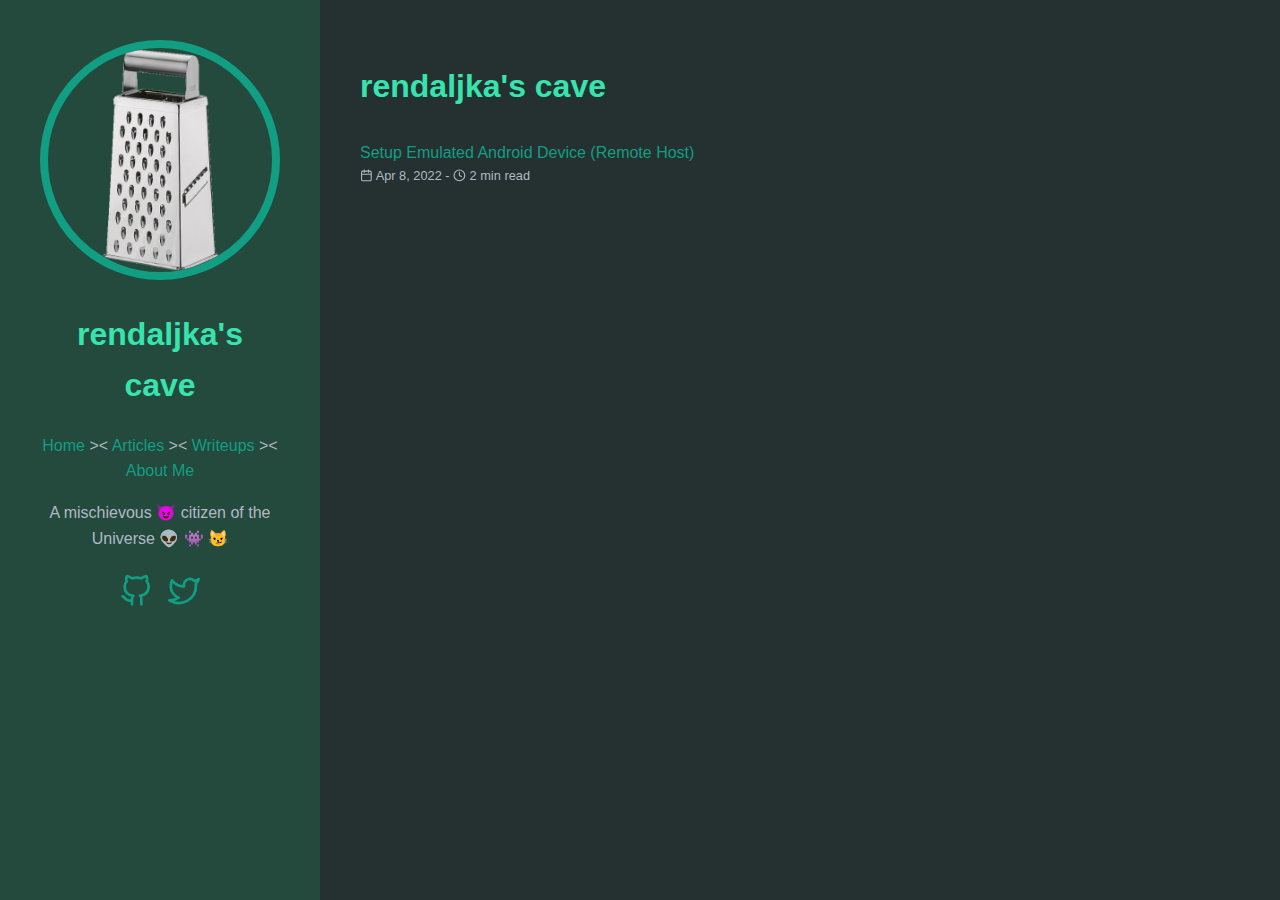
<file: page/1/index.html>
<!DOCTYPE html>
<html lang="en">
  <head>
    <title>https://rendaljka.github.io/</title>
    <link rel="canonical" href="https://rendaljka.github.io/">
    <meta name="robots" content="noindex">
    <meta charset="utf-8">
    <meta http-equiv="refresh" content="0; url=https://rendaljka.github.io/">
  </head>
</html>
</file>
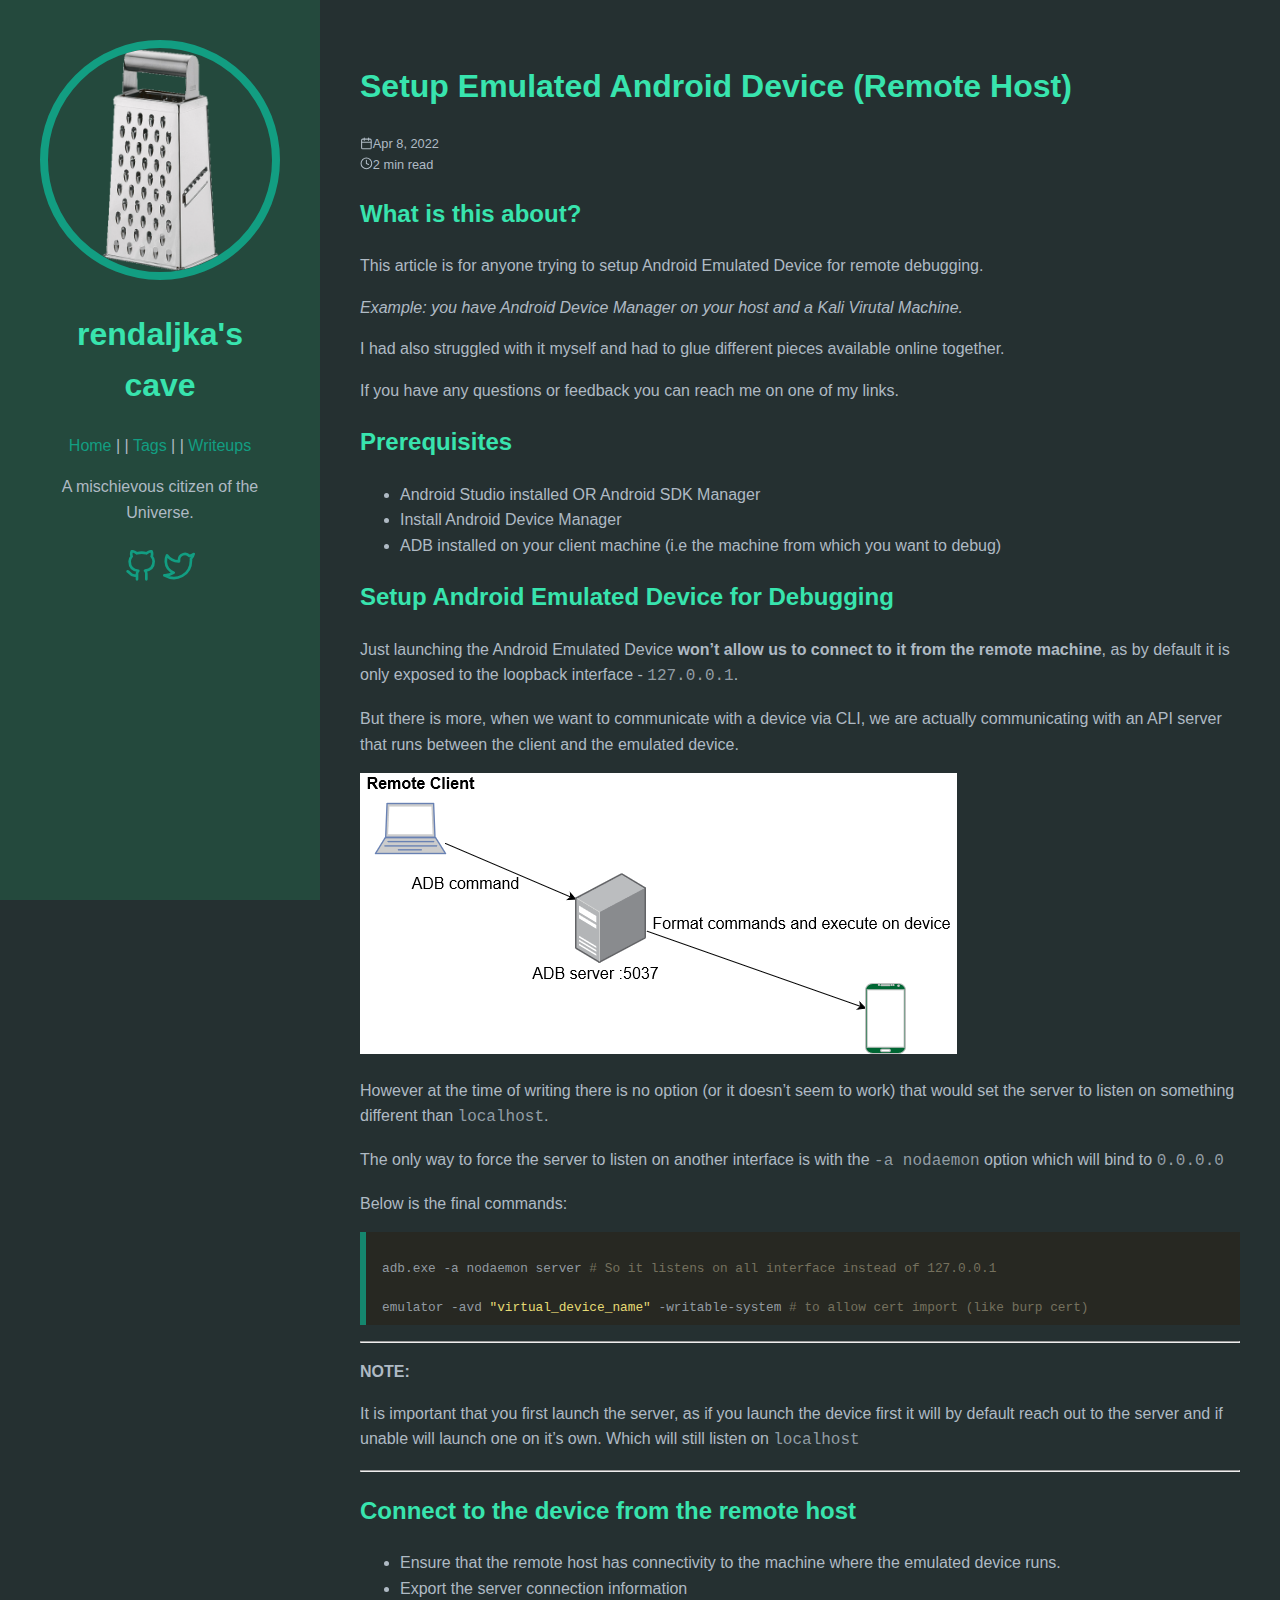
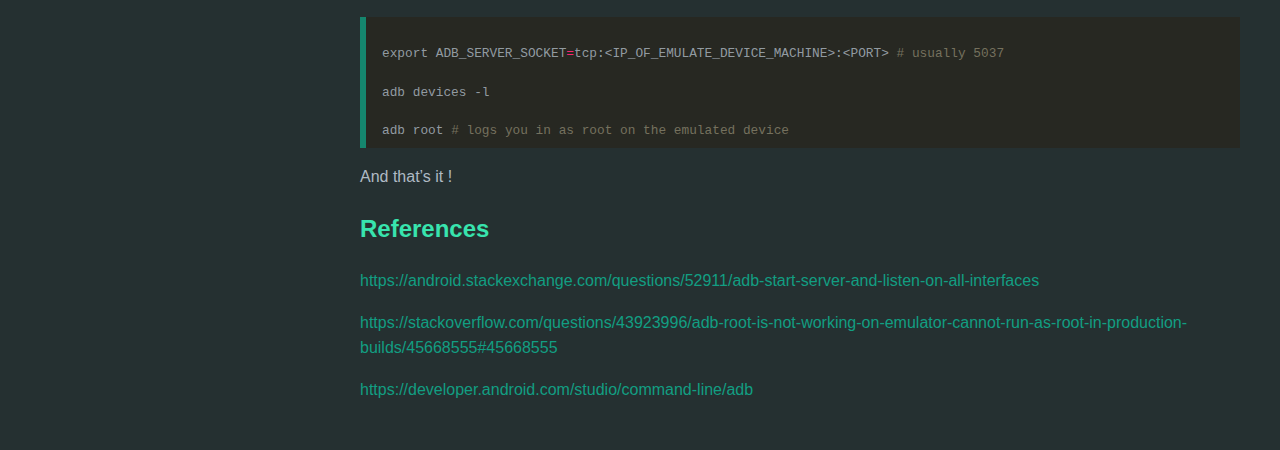
<file: posts/setup-emulated-android-device/index.html>
<!doctype html><html lang=en-us><head><script type=application/ld+json>{"@context":"http://schema.org","@type":"Article","mainEntityOfPage":{"@type":"WebPage","@id":"https:\/\/rendaljka.github.io"},"articleSection":"posts","name":"Setup Emulated Android Device (Remote Host)","headline":"Setup Emulated Android Device (Remote Host)","description":"What is this about? This article is for anyone trying to setup Android Emulated Device for remote debugging.\nExample: you have Android Device Manager on your host and a Kali Virutal Machine.\nI had also struggled with it myself and had to glue different pieces available online together.\nIf you have any questions or feedback you can reach me on one of my links.\nPrerequisites  Android Studio installed OR Android SDK Manager Install Android Device Manager ADB installed on your client machine (i.","inLanguage":"en-US","author":"rendaljka","creator":"rendaljka","publisher":"rendaljka","accountablePerson":"rendaljka","copyrightHolder":"rendaljka","copyrightYear":"2022","datePublished":"2022-04-08 18:48:01 \u002b0200 \u002b0200","dateModified":"2022-04-08 18:48:01 \u002b0200 \u002b0200","url":"https:\/\/rendaljka.github.io\/posts\/setup-emulated-android-device\/","wordCount":"337","keywords":[]}</script><title>Setup Emulated Android Device (Remote Host) // rendaljka's cave</title><link rel="shortcut icon" href=https://rendaljka.github.io/favicon.ico><meta charset=utf-8><meta name=generator content="Hugo 0.96.0"><meta name=viewport content="width=device-width,initial-scale=1"><meta name=author content="rendaljka"><meta name=description content><link rel=stylesheet href=https://rendaljka.github.io/css/main.min.baac7d3c082fe90e427c5fc390960ea736e0961df8da5347b29799f9b6bf408f.css><meta name=google-site-verification content="TW8WGCV6Rl6etxJO6jbE7w66k5dLkgNippUKVA5xIok"><meta name=twitter:card content="summary"><meta name=twitter:title content="Setup Emulated Android Device (Remote Host)"><meta name=twitter:description content="What is this about? This article is for anyone trying to setup Android Emulated Device for remote debugging.
Example: you have Android Device Manager on your host and a Kali Virutal Machine.
I had also struggled with it myself and had to glue different pieces available online together.
If you have any questions or feedback you can reach me on one of my links.
Prerequisites  Android Studio installed OR Android SDK Manager Install Android Device Manager ADB installed on your client machine (i."><meta property="og:title" content="Setup Emulated Android Device (Remote Host)"><meta property="og:description" content="What is this about? This article is for anyone trying to setup Android Emulated Device for remote debugging.
Example: you have Android Device Manager on your host and a Kali Virutal Machine.
I had also struggled with it myself and had to glue different pieces available online together.
If you have any questions or feedback you can reach me on one of my links.
Prerequisites  Android Studio installed OR Android SDK Manager Install Android Device Manager ADB installed on your client machine (i."><meta property="og:type" content="article"><meta property="og:url" content="https://rendaljka.github.io/posts/setup-emulated-android-device/"><meta property="article:section" content="posts"><meta property="article:published_time" content="2022-04-08T18:48:01+02:00"><meta property="article:modified_time" content="2022-04-08T18:48:01+02:00"></head><body><header class=app-header><a href=https://rendaljka.github.io><img class=app-header-avatar src=https://rendaljka.github.io/images/avatar.png alt=rendaljka></a><h1>rendaljka's cave</h1><nav class=app-header-menu><a class=app-header-menu-item href=https://rendaljka.github.io/>Home</a>
| |
<a class=app-header-menu-item href=https://rendaljka.github.io/tags/>Tags</a>
| |
<a class=app-header-menu-item href=https://rendaljka.github.io/writeups/>Writeups</a></nav><p>A mischievous citizen of the Universe.</p><div class=app-header-social><a href=https://github.com/rendaljka target=_blank rel="noreferrer noopener"><svg xmlns="http://www.w3.org/2000/svg" width="24" height="24" viewBox="0 0 24 24" fill="none" stroke="currentcolor" stroke-width="2" stroke-linecap="round" stroke-linejoin="round" class="icon icon-github"><title>Github</title><path d="M9 19c-5 1.5-5-2.5-7-3m14 6v-3.87a3.37 3.37.0 00-.94-2.61c3.14-.35 6.44-1.54 6.44-7A5.44 5.44.0 0020 4.77 5.07 5.07.0 0019.91 1S18.73.65 16 2.48a13.38 13.38.0 00-7 0C6.27.65 5.09 1 5.09 1A5.07 5.07.0 005 4.77 5.44 5.44.0 003.5 8.55c0 5.42 3.3 6.61 6.44 7A3.37 3.37.0 009 18.13V22"/></svg></a><a href=https://twitter.com/rendaljka target=_blank rel="noreferrer noopener"><svg xmlns="http://www.w3.org/2000/svg" width="24" height="24" viewBox="0 0 24 24" fill="none" stroke="currentcolor" stroke-width="2" stroke-linecap="round" stroke-linejoin="round" class="icon icon-twitter"><title>Twitter</title><path d="M23 3a10.9 10.9.0 01-3.14 1.53 4.48 4.48.0 00-7.86 3v1A10.66 10.66.0 013 4s-4 9 5 13a11.64 11.64.0 01-7 2c9 5 20 0 20-11.5a4.5 4.5.0 00-.08-.83A7.72 7.72.0 0023 3z"/></svg></a></div></header><main class=app-container><article class=post><header class=post-header><h1 class=post-title>Setup Emulated Android Device (Remote Host)</h1><div class=post-meta><div><svg xmlns="http://www.w3.org/2000/svg" width="24" height="24" viewBox="0 0 24 24" fill="none" stroke="currentcolor" stroke-width="2" stroke-linecap="round" stroke-linejoin="round" class="icon icon-calendar"><title>calendar</title><rect x="3" y="4" width="18" height="18" rx="2" ry="2"/><line x1="16" y1="2" x2="16" y2="6"/><line x1="8" y1="2" x2="8" y2="6"/><line x1="3" y1="10" x2="21" y2="10"/></svg>Apr 8, 2022</div><div><svg xmlns="http://www.w3.org/2000/svg" width="24" height="24" viewBox="0 0 24 24" fill="none" stroke="currentcolor" stroke-width="2" stroke-linecap="round" stroke-linejoin="round" class="icon icon-clock"><title>clock</title><circle cx="12" cy="12" r="10"/><polyline points="12 6 12 12 16 14"/></svg>2 min read</div></div></header><div class=post-content><h2 id=what-is-this-about>What is this about?</h2><p>This article is for anyone trying to setup Android Emulated Device for remote debugging.</p><p><em>Example: you have Android Device Manager on your host and a Kali Virutal Machine.</em></p><p>I had also struggled with it myself and had to glue different pieces available online together.</p><p>If you have any questions or feedback you can reach me on one of my links.</p><h2 id=prerequisites>Prerequisites</h2><ul><li>Android Studio installed OR Android SDK Manager</li><li>Install Android Device Manager</li><li>ADB installed on your client machine (i.e the machine from which you want to debug)</li></ul><h2 id=setup-android-emulated-device-for-debugging>Setup Android Emulated Device for Debugging</h2><p>Just launching the Android Emulated Device <strong>won&rsquo;t allow us to connect to it from the remote machine</strong>, as by default it is only exposed to the loopback interface - <code>127.0.0.1</code>.</p><p>But there is more, when we want to communicate with a device via CLI, we are actually communicating with an API server that runs between the client and the emulated device.</p><p><img src=https://rendaljka.github.io/images/p1/adbformat.png alt="ADB Format"></p><p>However at the time of writing there is no option (or it doesn&rsquo;t seem to work) that would set the server to listen on something different than <code>localhost</code>.</p><p>The only way to force the server to listen on another interface is with the <code>-a nodaemon</code> option which will bind to <code>0.0.0.0</code></p><p>Below is the final commands:</p><div class=highlight><pre tabindex=0 style=color:#f8f8f2;background-color:#272822;-moz-tab-size:4;-o-tab-size:4;tab-size:4><code class=language-powershell data-lang=powershell><span style=display:flex><span>
</span></span><span style=display:flex><span>adb.exe -a nodaemon server <span style=color:#75715e># So it listens on all interface instead of 127.0.0.1</span>
</span></span><span style=display:flex><span>
</span></span><span style=display:flex><span>emulator -avd <span style=color:#e6db74>&#34;virtual_device_name&#34;</span> -writable-system <span style=color:#75715e># to allow cert import (like burp cert)</span>
</span></span></code></pre></div><hr><p><strong>NOTE:</strong></p><p>It is important that you first launch the server, as if you launch the device first it will by default reach out to the server and if unable will launch one on it&rsquo;s own. Which will still listen on <code>localhost</code></p><hr><h2 id=connect-to-the-device-from-the-remote-host>Connect to the device from the remote host</h2><ul><li>Ensure that the remote host has connectivity to the machine where the emulated device runs.</li><li>Export the server connection information</li></ul><div class=highlight><pre tabindex=0 style=color:#f8f8f2;background-color:#272822;-moz-tab-size:4;-o-tab-size:4;tab-size:4><code class=language-sh data-lang=sh><span style=display:flex><span>
</span></span><span style=display:flex><span>export ADB_SERVER_SOCKET<span style=color:#f92672>=</span>tcp:&lt;IP_OF_EMULATE_DEVICE_MACHINE&gt;:&lt;PORT&gt; <span style=color:#75715e># usually 5037</span>
</span></span><span style=display:flex><span>
</span></span><span style=display:flex><span>adb devices -l
</span></span><span style=display:flex><span>
</span></span><span style=display:flex><span>adb root <span style=color:#75715e># logs you in as root on the emulated device</span>
</span></span></code></pre></div><p>And that&rsquo;s it !</p><h2 id=references>References</h2><p><a href=https://android.stackexchange.com/questions/52911/adb-start-server-and-listen-on-all-interfaces>https://android.stackexchange.com/questions/52911/adb-start-server-and-listen-on-all-interfaces</a></p><p><a href=https://stackoverflow.com/questions/43923996/adb-root-is-not-working-on-emulator-cannot-run-as-root-in-production-builds/45668555#45668555>https://stackoverflow.com/questions/43923996/adb-root-is-not-working-on-emulator-cannot-run-as-root-in-production-builds/45668555#45668555</a></p><p><a href=https://developer.android.com/studio/command-line/adb>https://developer.android.com/studio/command-line/adb</a></p></div><div class=post-footer></div></article></main></body></html>
</file>
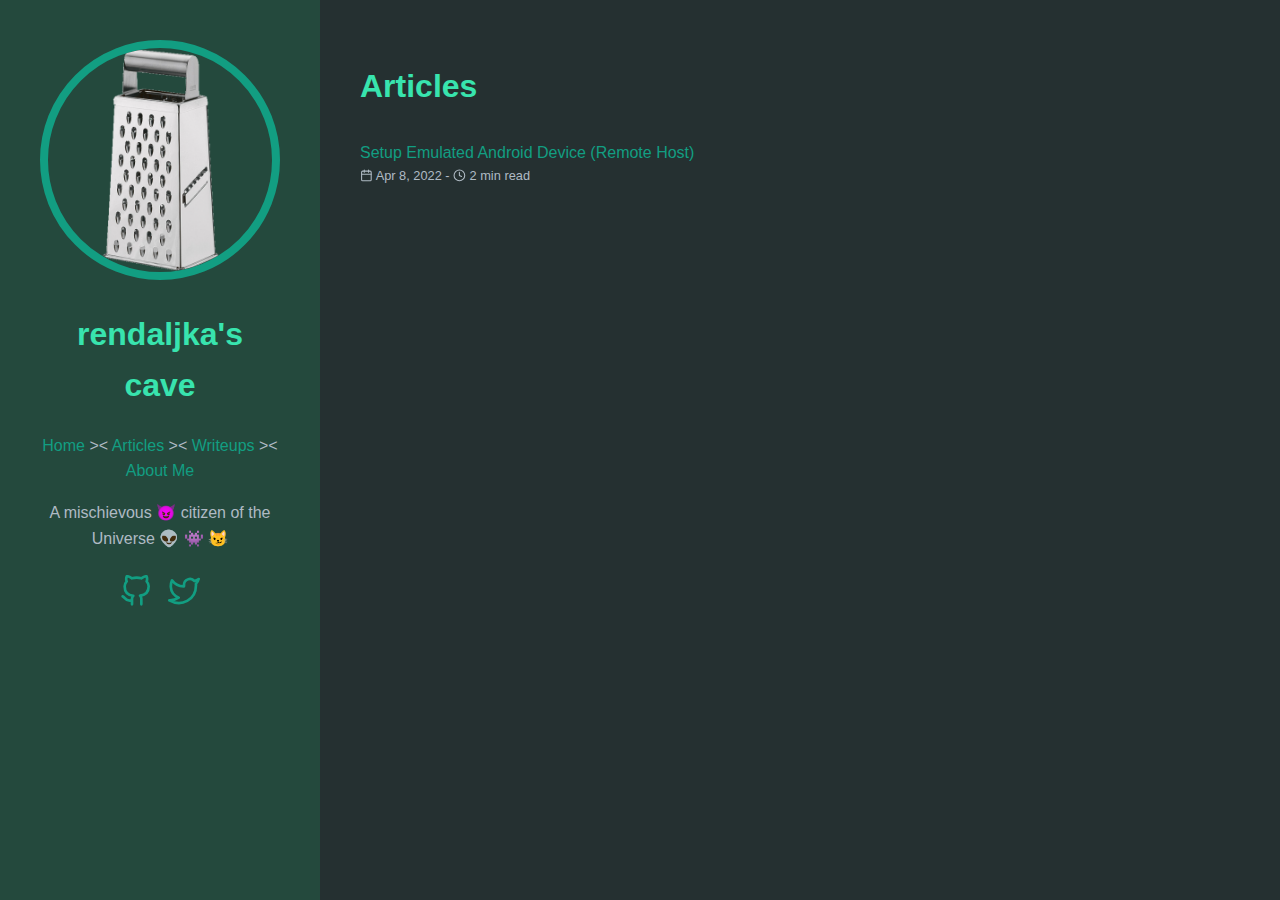
<file: articles/page/1/index.html>
<!DOCTYPE html>
<html lang="en">
  <head>
    <title>https://rendaljka.github.io/articles/</title>
    <link rel="canonical" href="https://rendaljka.github.io/articles/">
    <meta name="robots" content="noindex">
    <meta charset="utf-8">
    <meta http-equiv="refresh" content="0; url=https://rendaljka.github.io/articles/">
  </head>
</html>
</file>
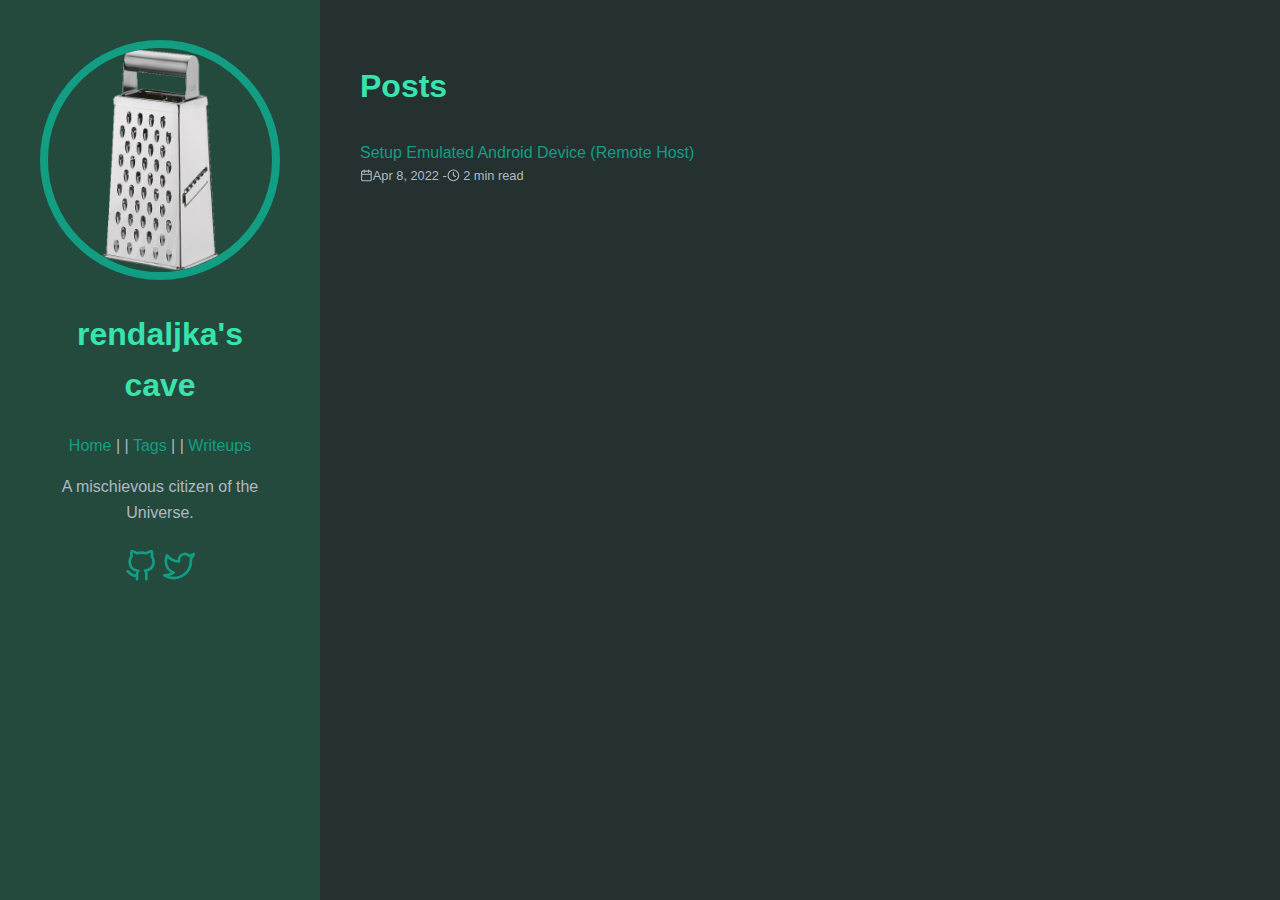
<file: posts/page/1/index.html>
<!DOCTYPE html>
<html lang="en">
  <head>
    <title>https://rendaljka.github.io/posts/</title>
    <link rel="canonical" href="https://rendaljka.github.io/posts/">
    <meta name="robots" content="noindex">
    <meta charset="utf-8">
    <meta http-equiv="refresh" content="0; url=https://rendaljka.github.io/posts/">
  </head>
</html>
</file>
